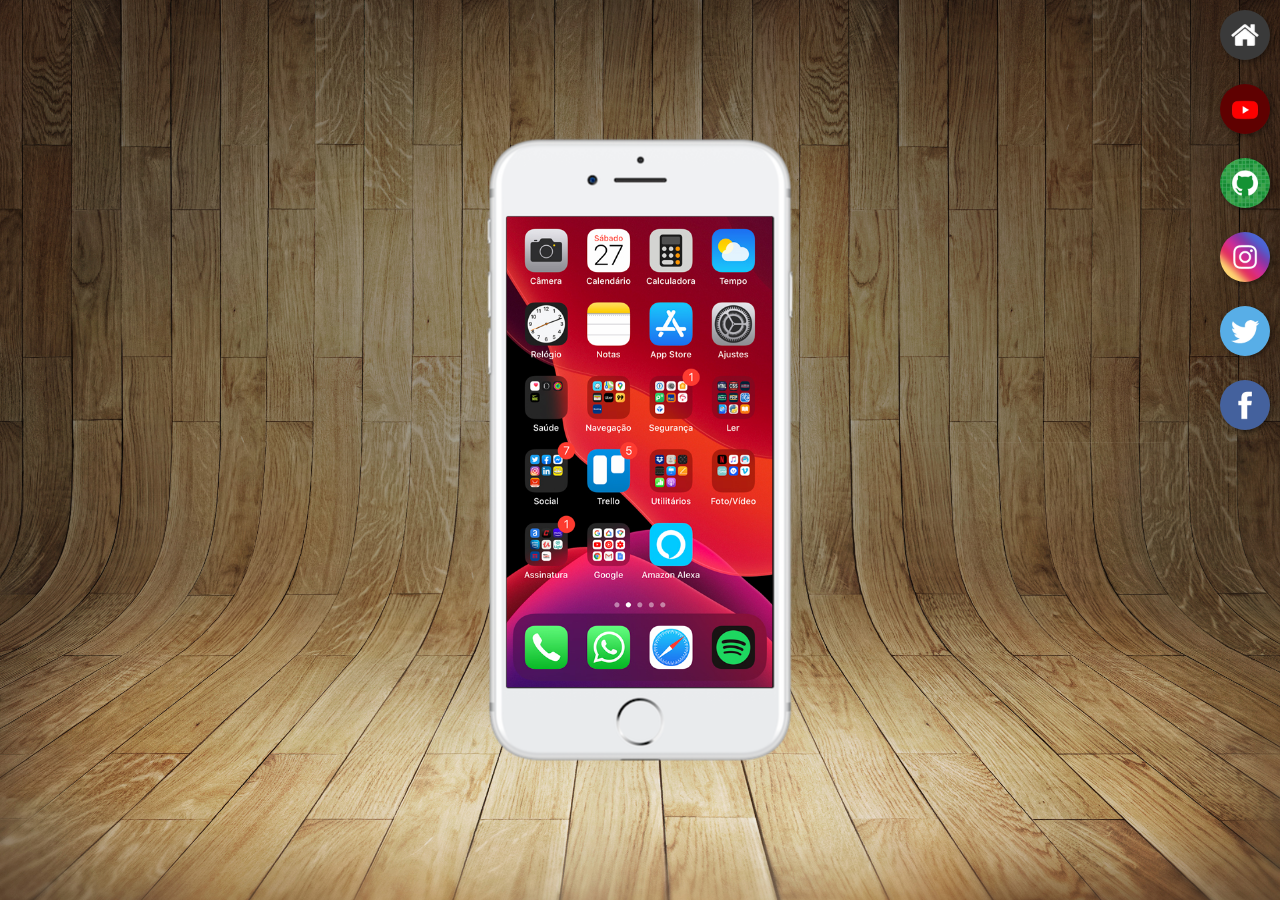
<file: index.html>
<!DOCTYPE html>
<html lang="pt-br">
<head>
    <meta charset="UTF-8">
    <meta http-equiv="X-UA-Compatible" content="IE=edge">
    <meta name="viewport" content="width=device-width, initial-scale=1.0">
    
    <link rel="shortcut icon" href="favicon.ico" type="image/x-icon">

    <title>Projeto Redes Sociais</title>

    <link rel="stylesheet" href="estilos/style.css">
</head>
<body>
    <main>
        <section id="telefone">
            <iframe src="home.html" name="tela" id="tela" frameborder="0">
                Seu navegador não é compativel com a tec
            </iframe>
        </section>
            
        <section id="redes-sociais">
            <a href="home.html" target="tela"><img src="imagens/logo-home.jpg" alt="Home"></a><br>
            <a href="youtube.html" target="tela"><img src="imagens/logo-youtube.jpg" alt="YouTube"></a><br>
            <a href="github.html" target="tela"><img src="imagens/logo-github.jpg" alt="GitHub"></a><br>
            <a href="instagram.html" target="tela"><img src="imagens/logo-instagram.jpg" alt="Instagram"></a><br>
            <a href="twitter.html" target="tela"><img src="imagens/logo-twitter.jpg" alt="Twitter"></a><br>
            <a href="facebook.html" target="tela"><img src="imagens/logo-facebook.jpg" alt="Facebook"></a>
        </section>
    </main>
</body>
</html>
</file>
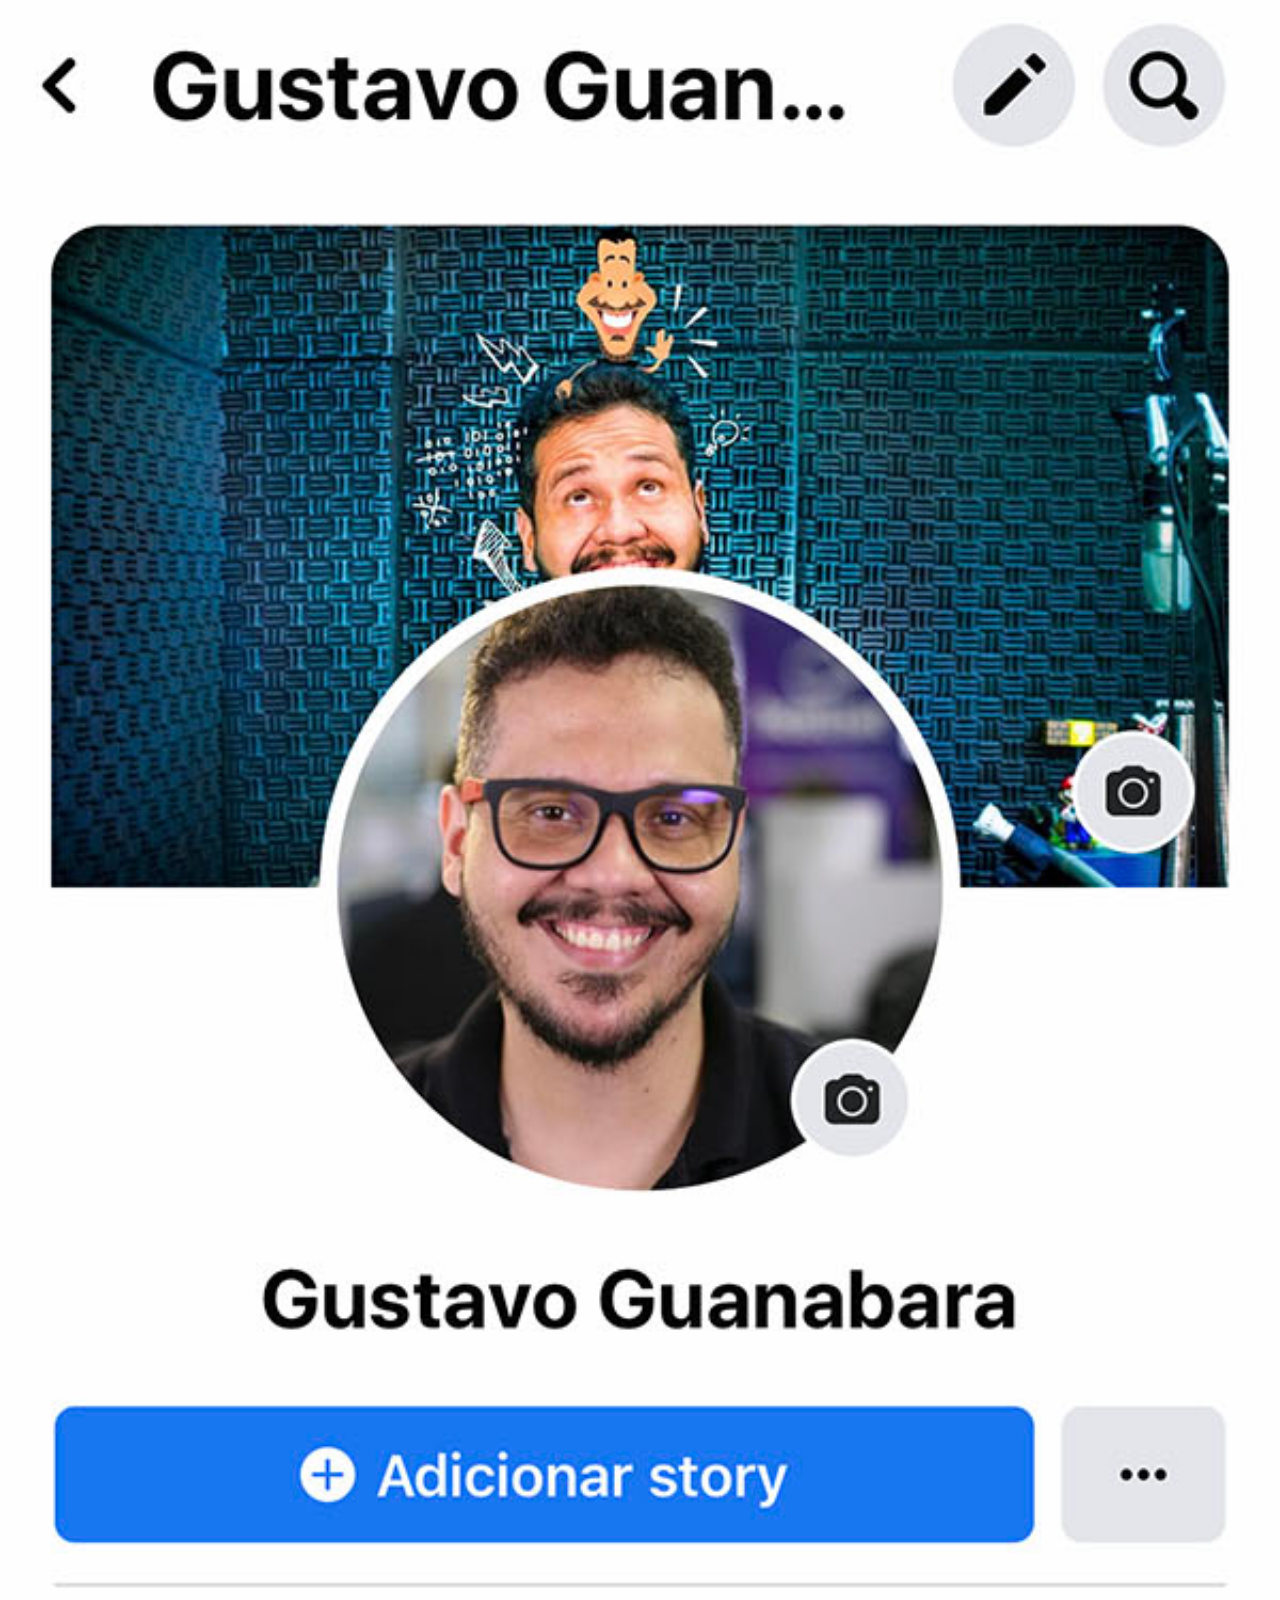
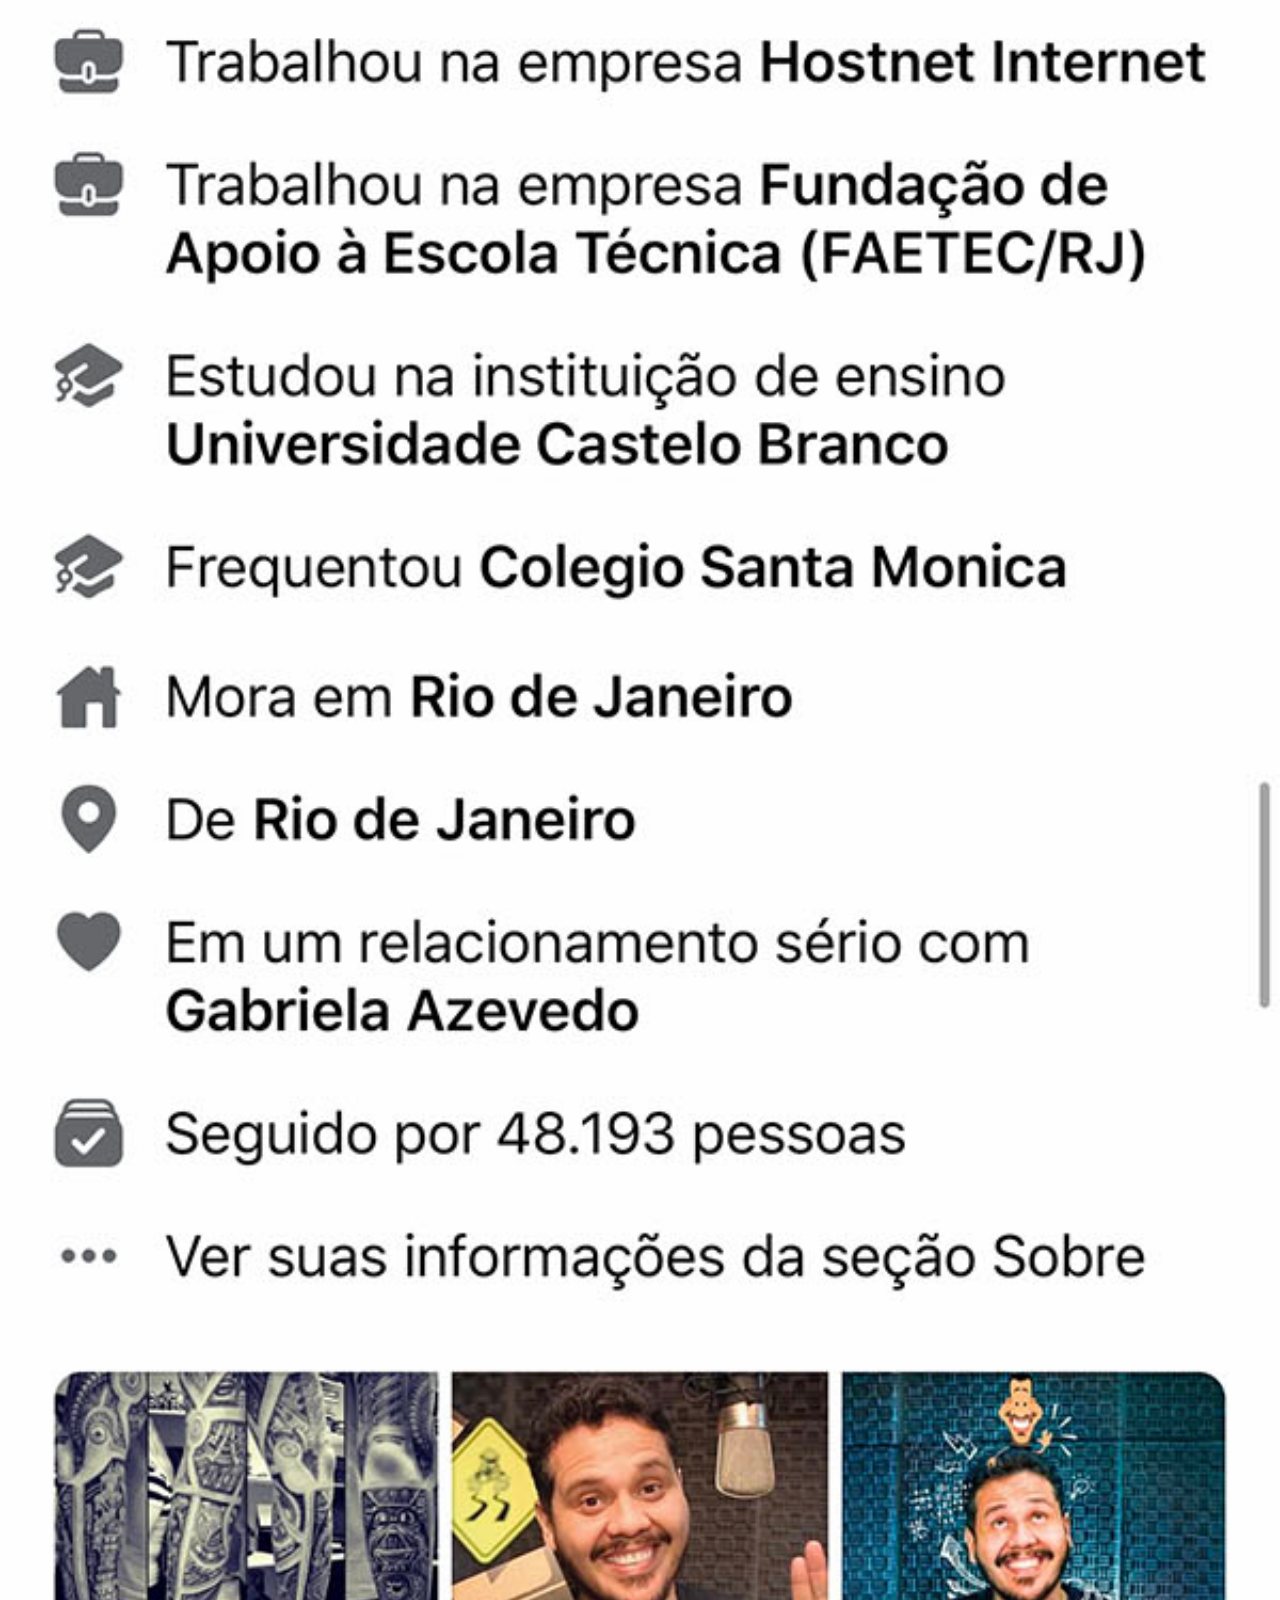
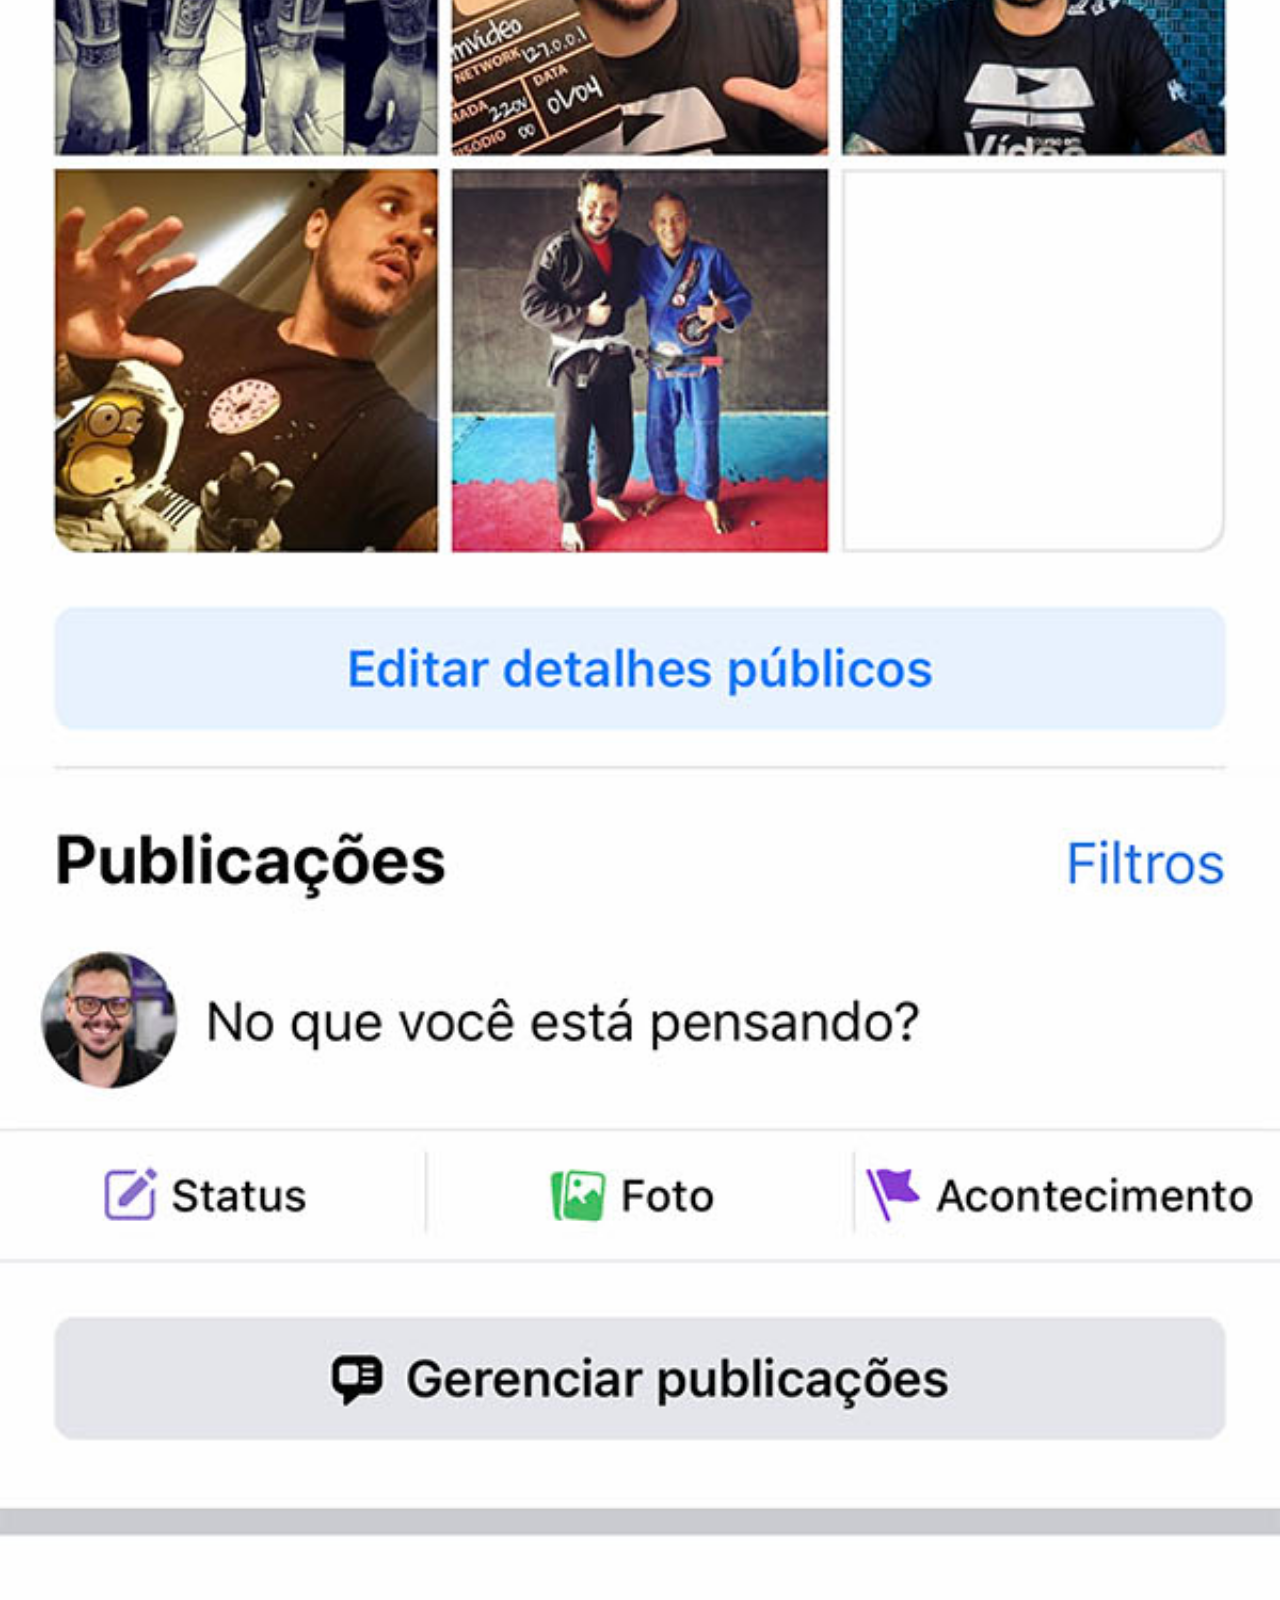
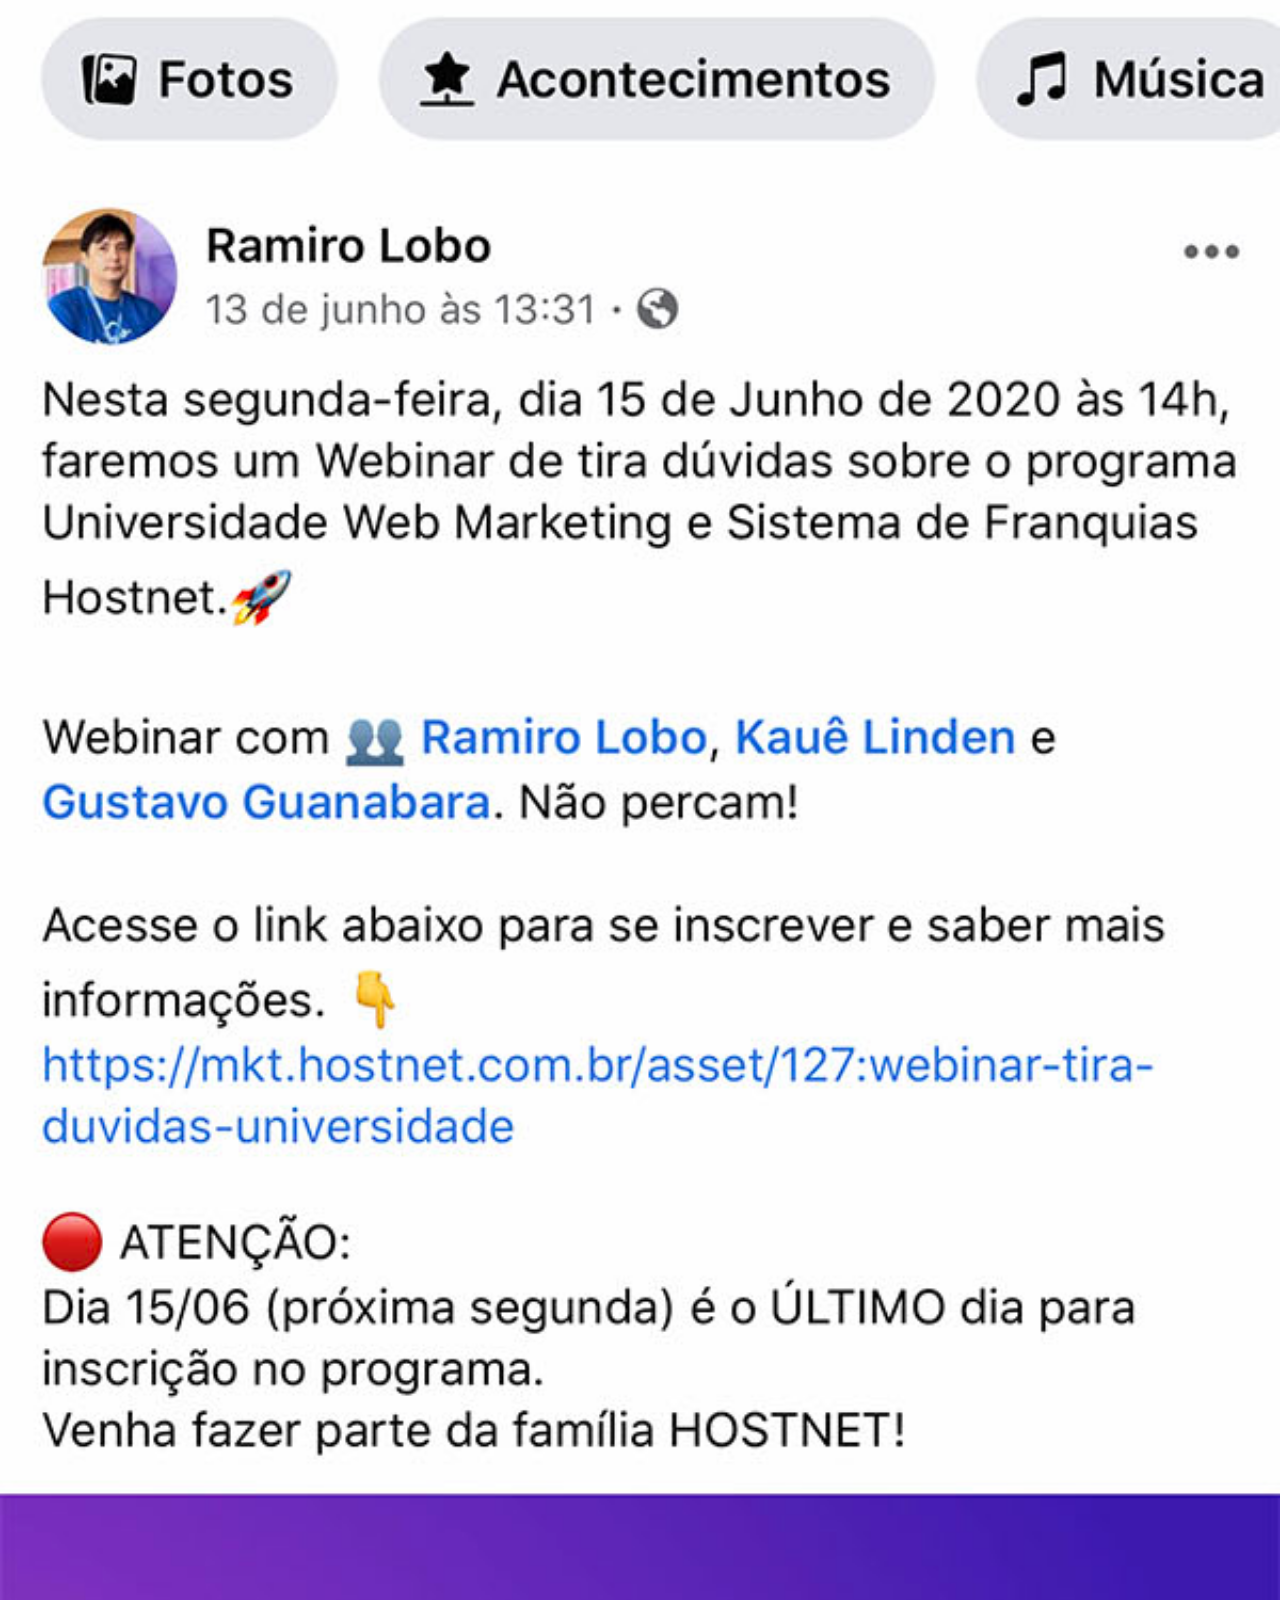
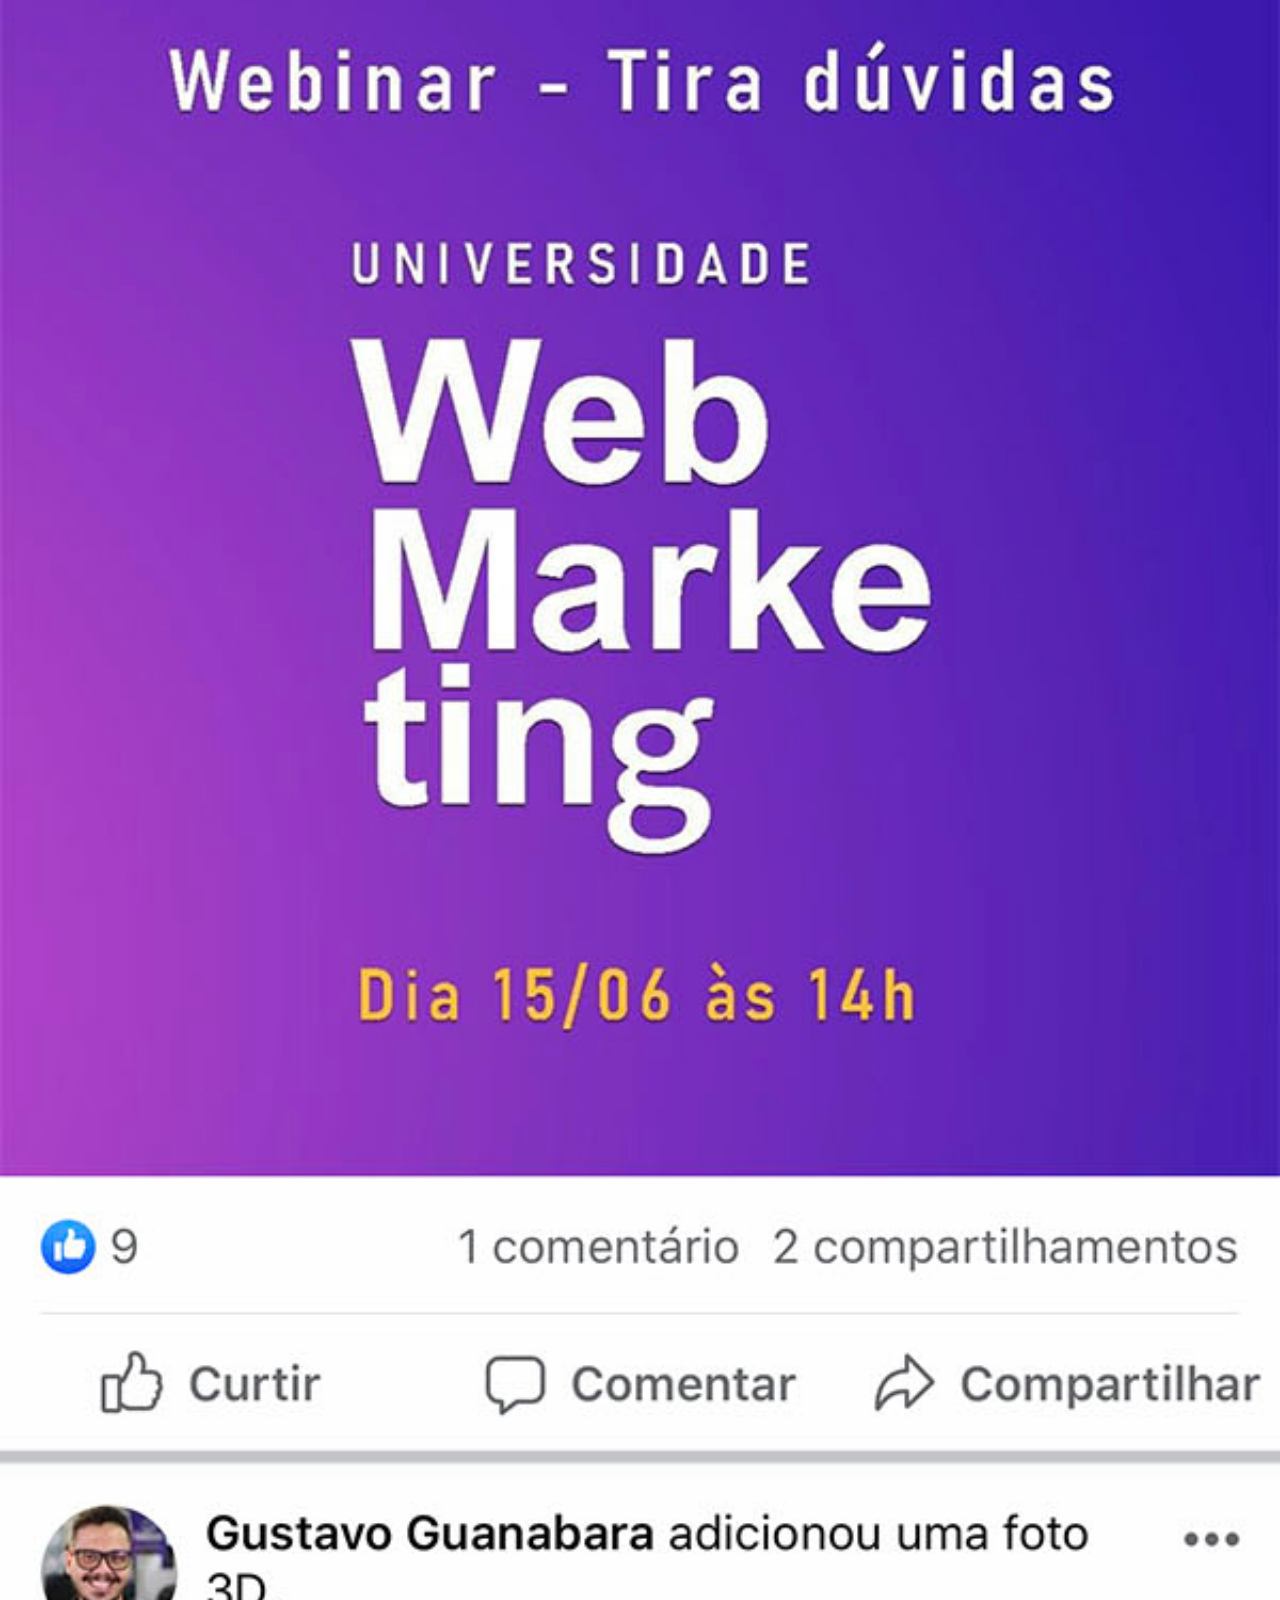
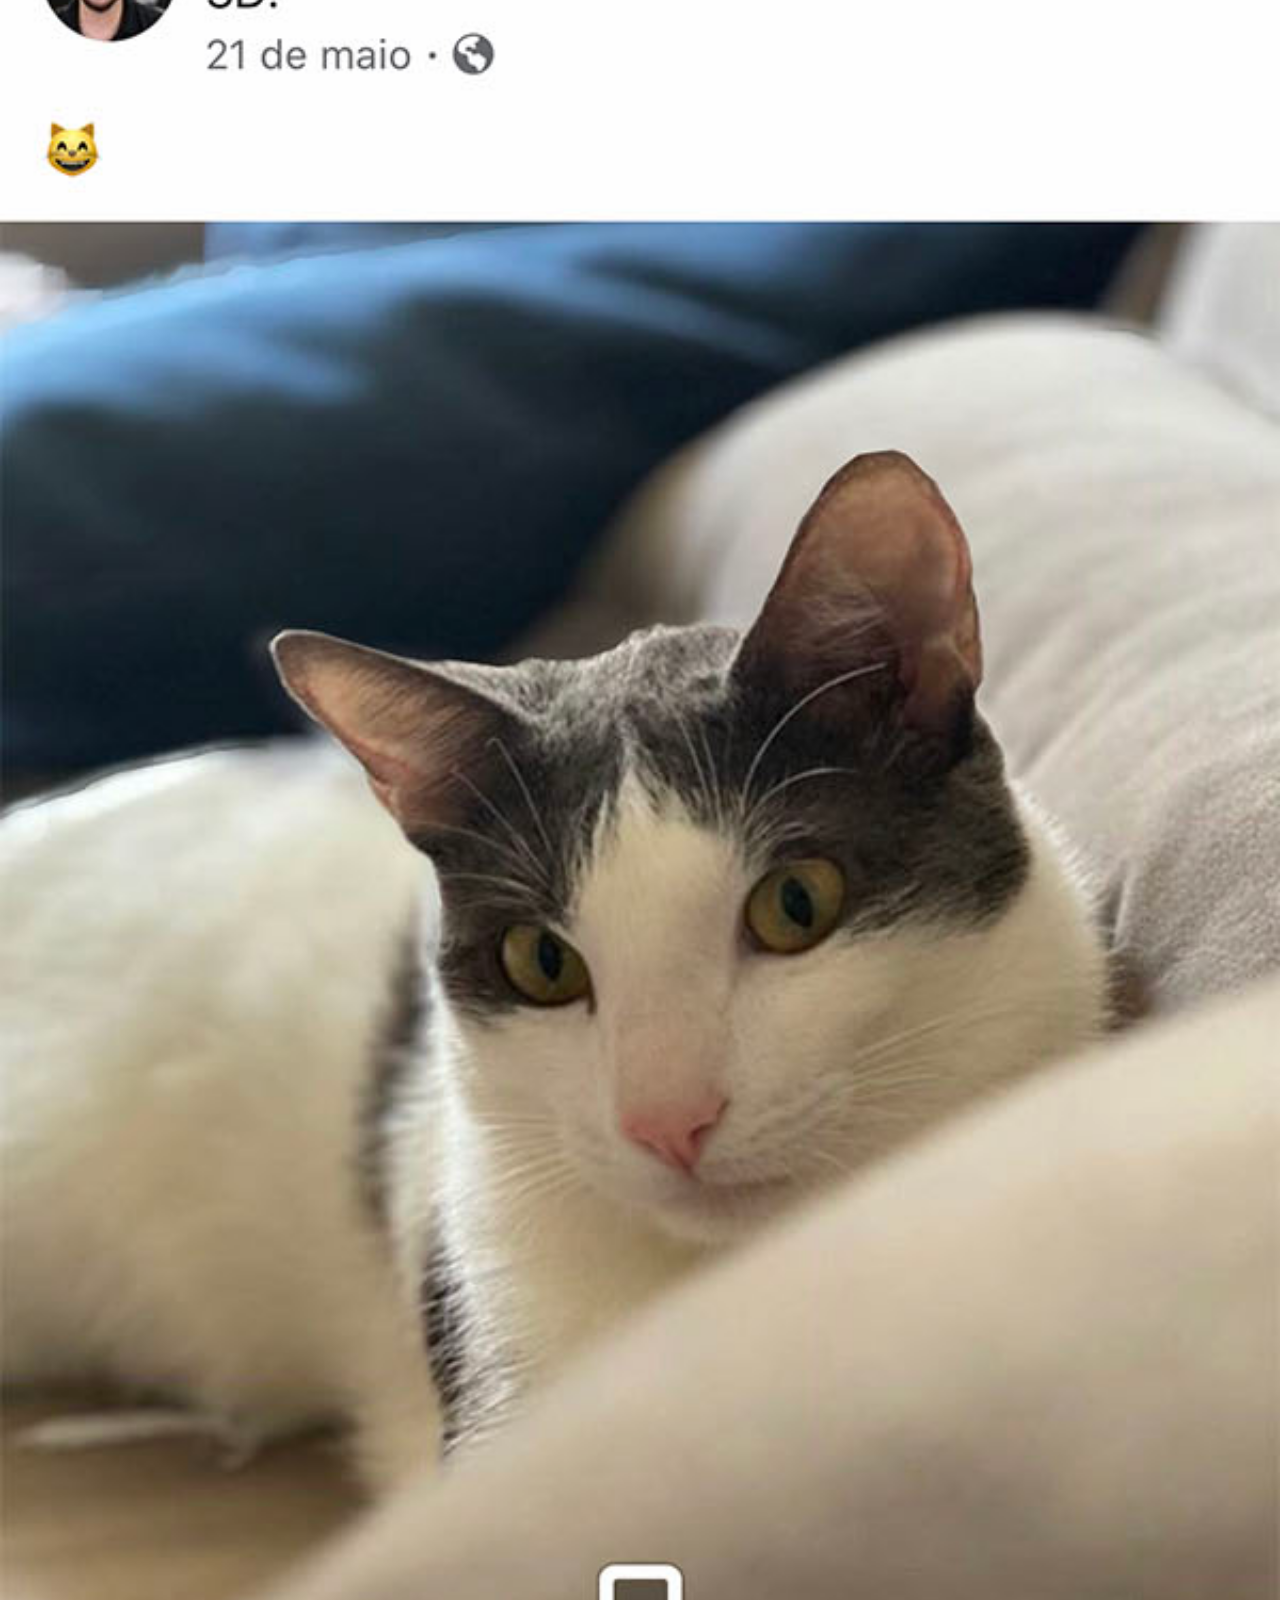
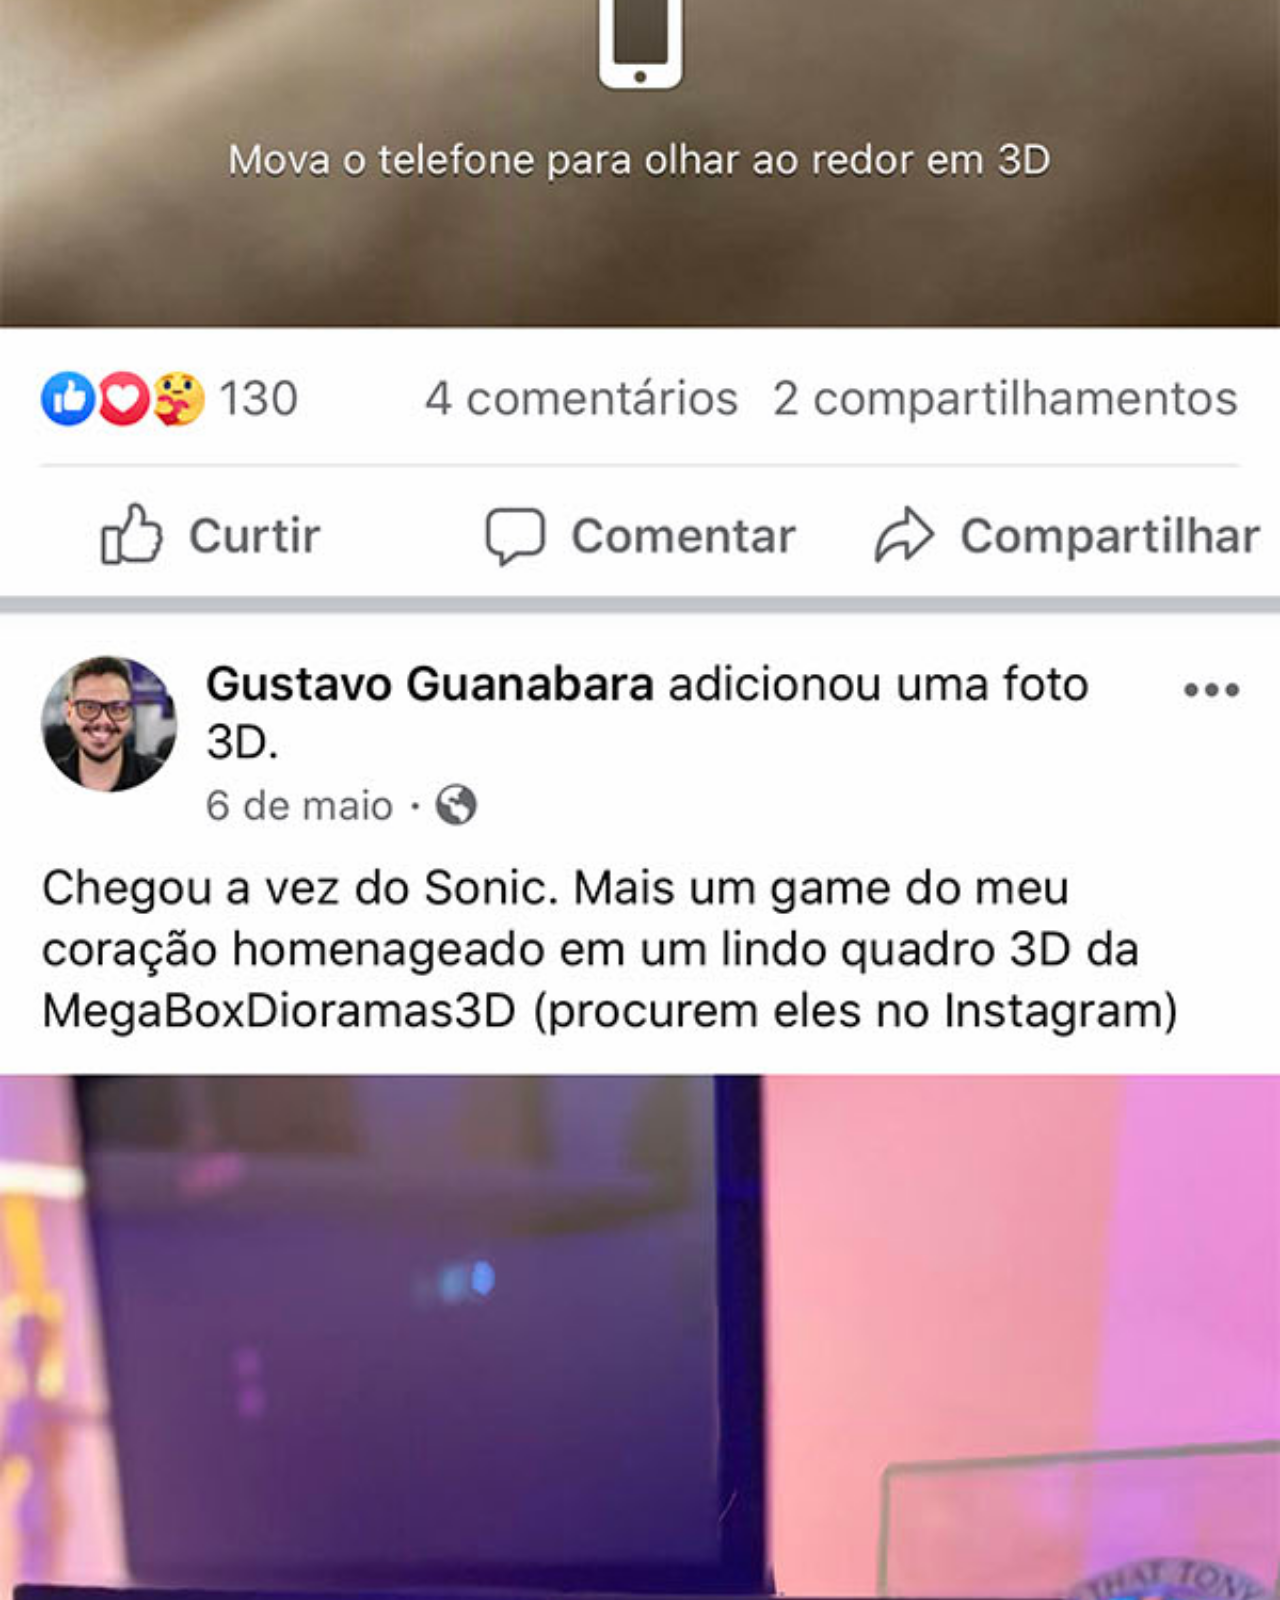
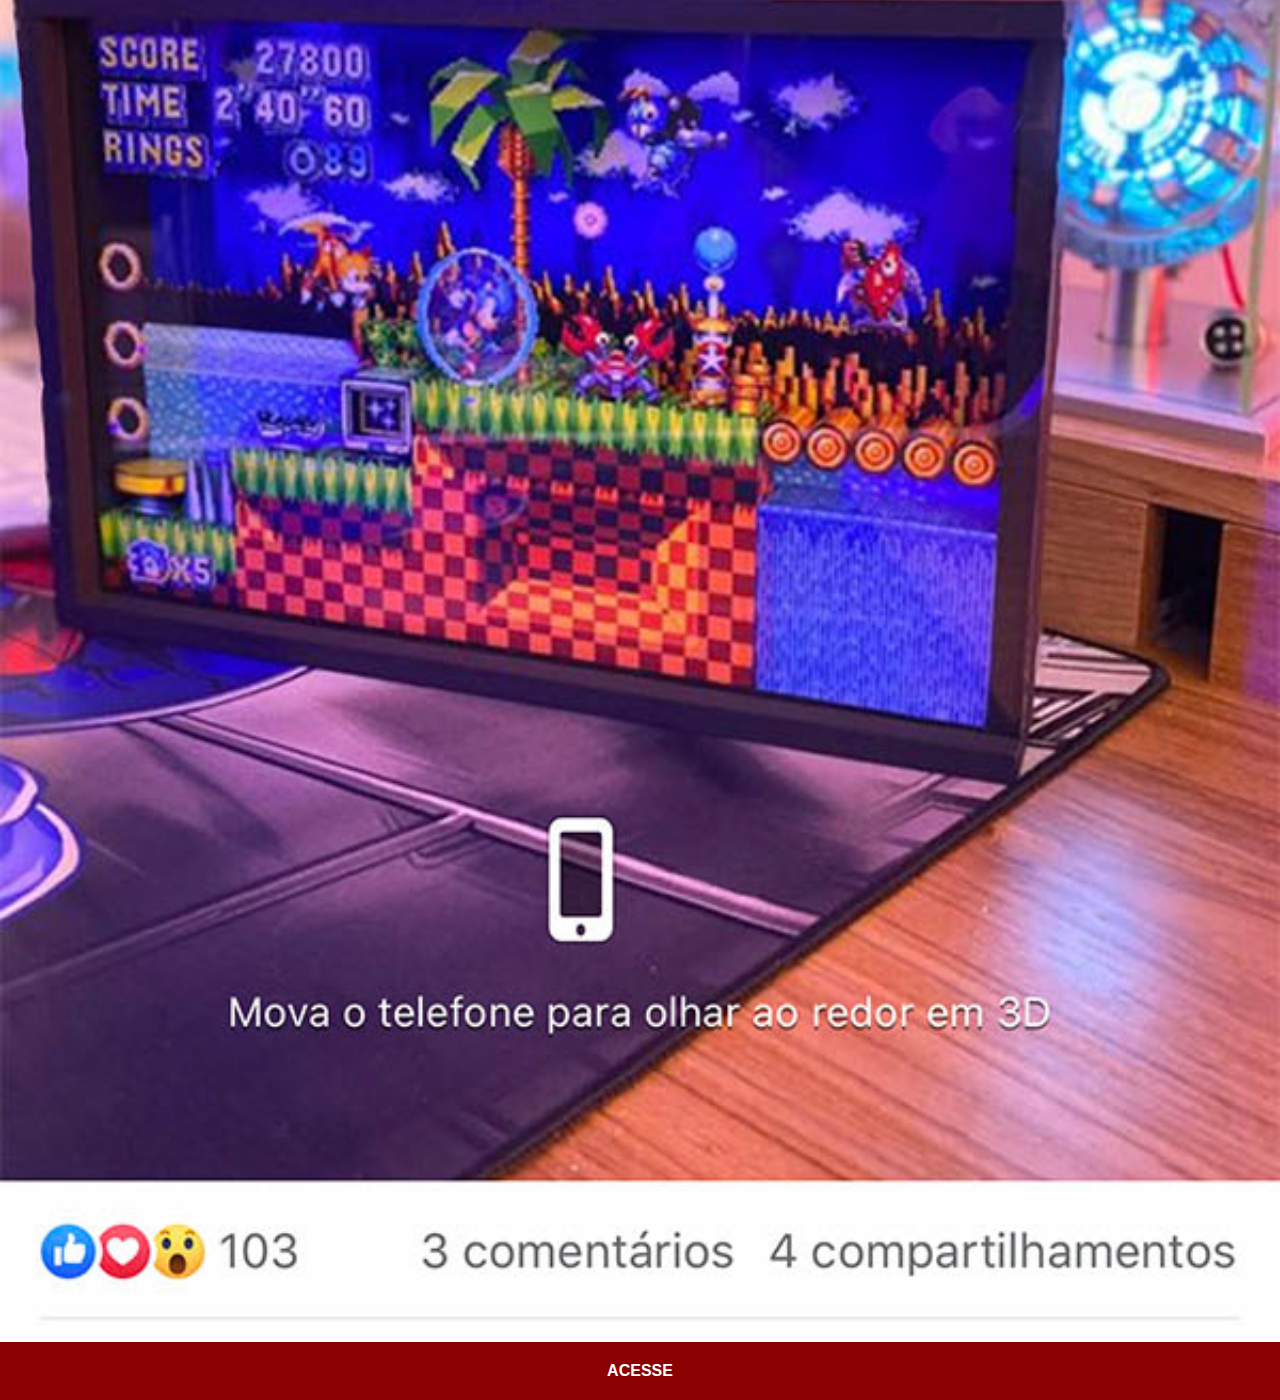
<file: facebook.html>
<!DOCTYPE html>
<html lang="pt-br">
<head>
    <meta charset="UTF-8">
    <meta http-equiv="X-UA-Compatible" content="IE=edge">
    <meta name="viewport" content="width=device-width, initial-scale=1.0">
    <title>Facebook</title>
    <link rel="stylesheet" href="estilos/social.css">
</head>
<body>
    <img src="imagens/tela-facebook.jpg" alt="tela Facebook">
    <a href="https://www.facebook.com/sergiodcdn/" target="_blank">ACESSE</a>
</body>
</html>
</file>
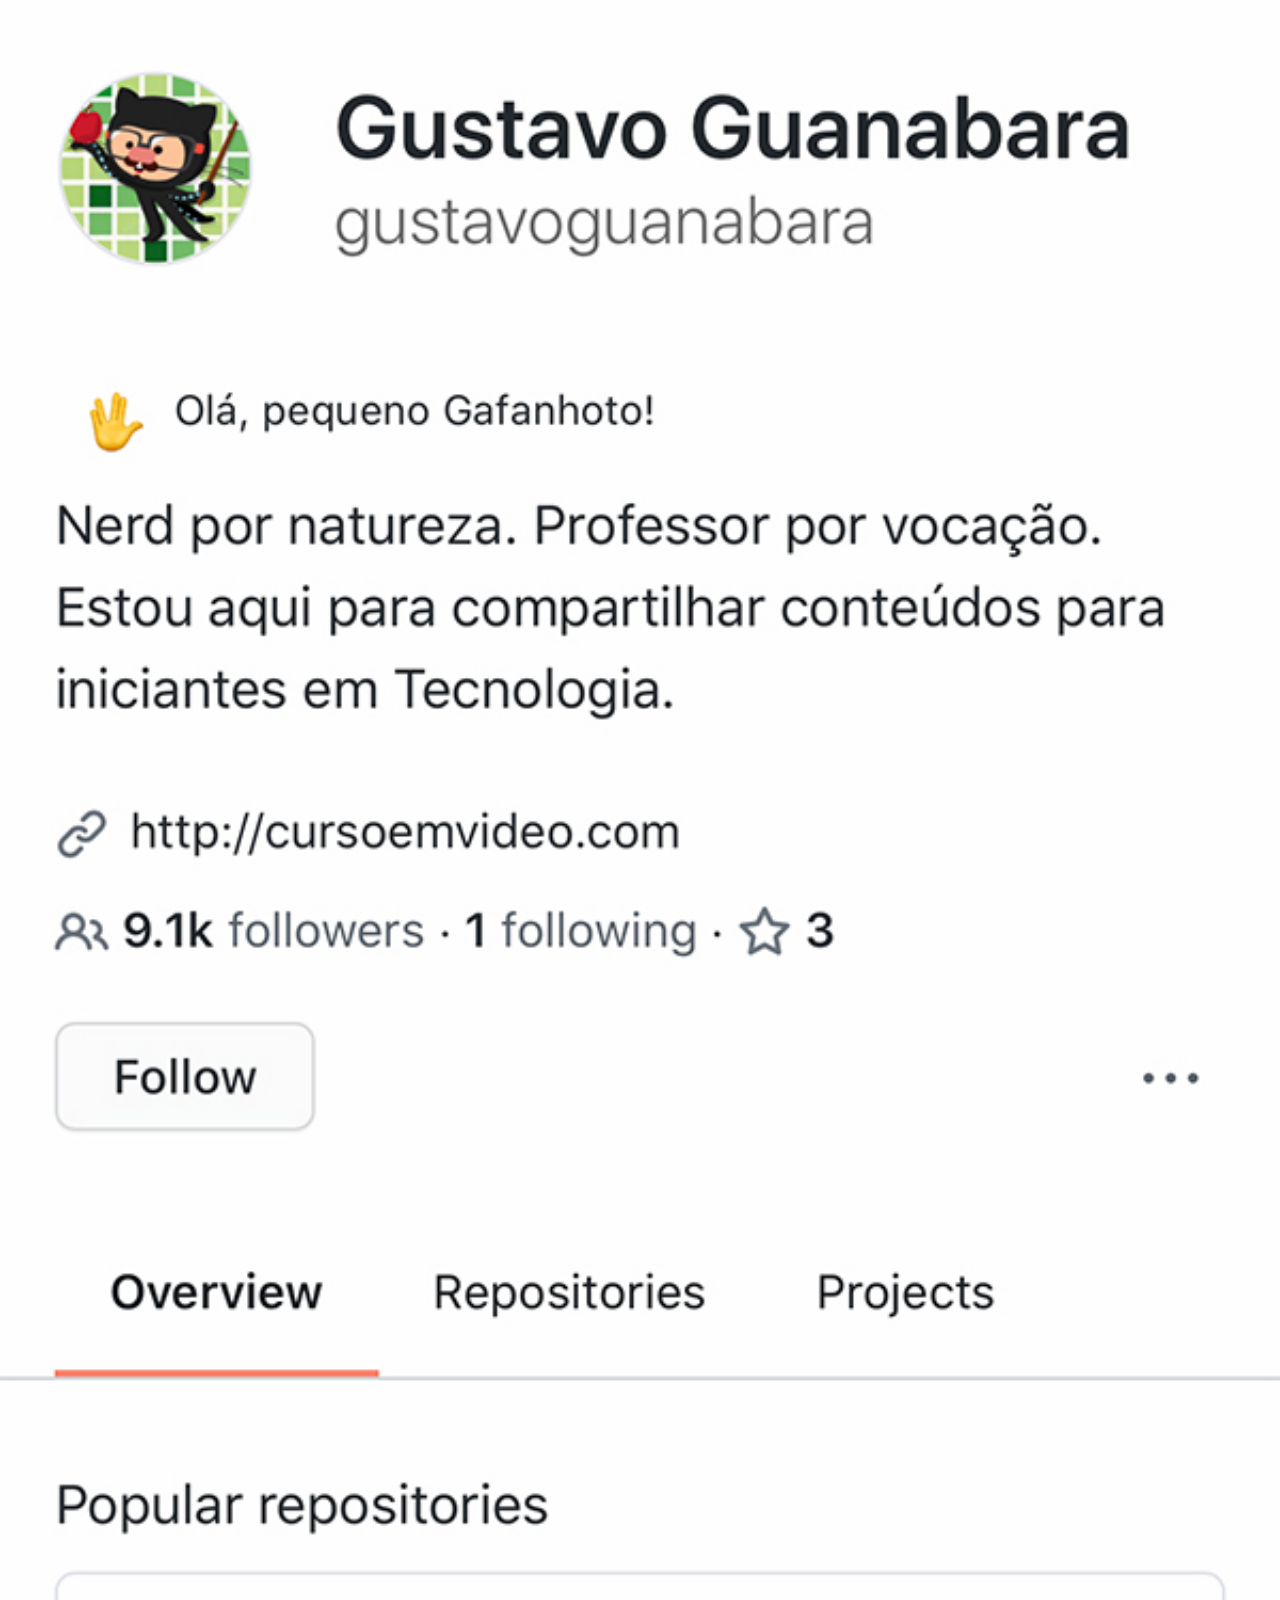
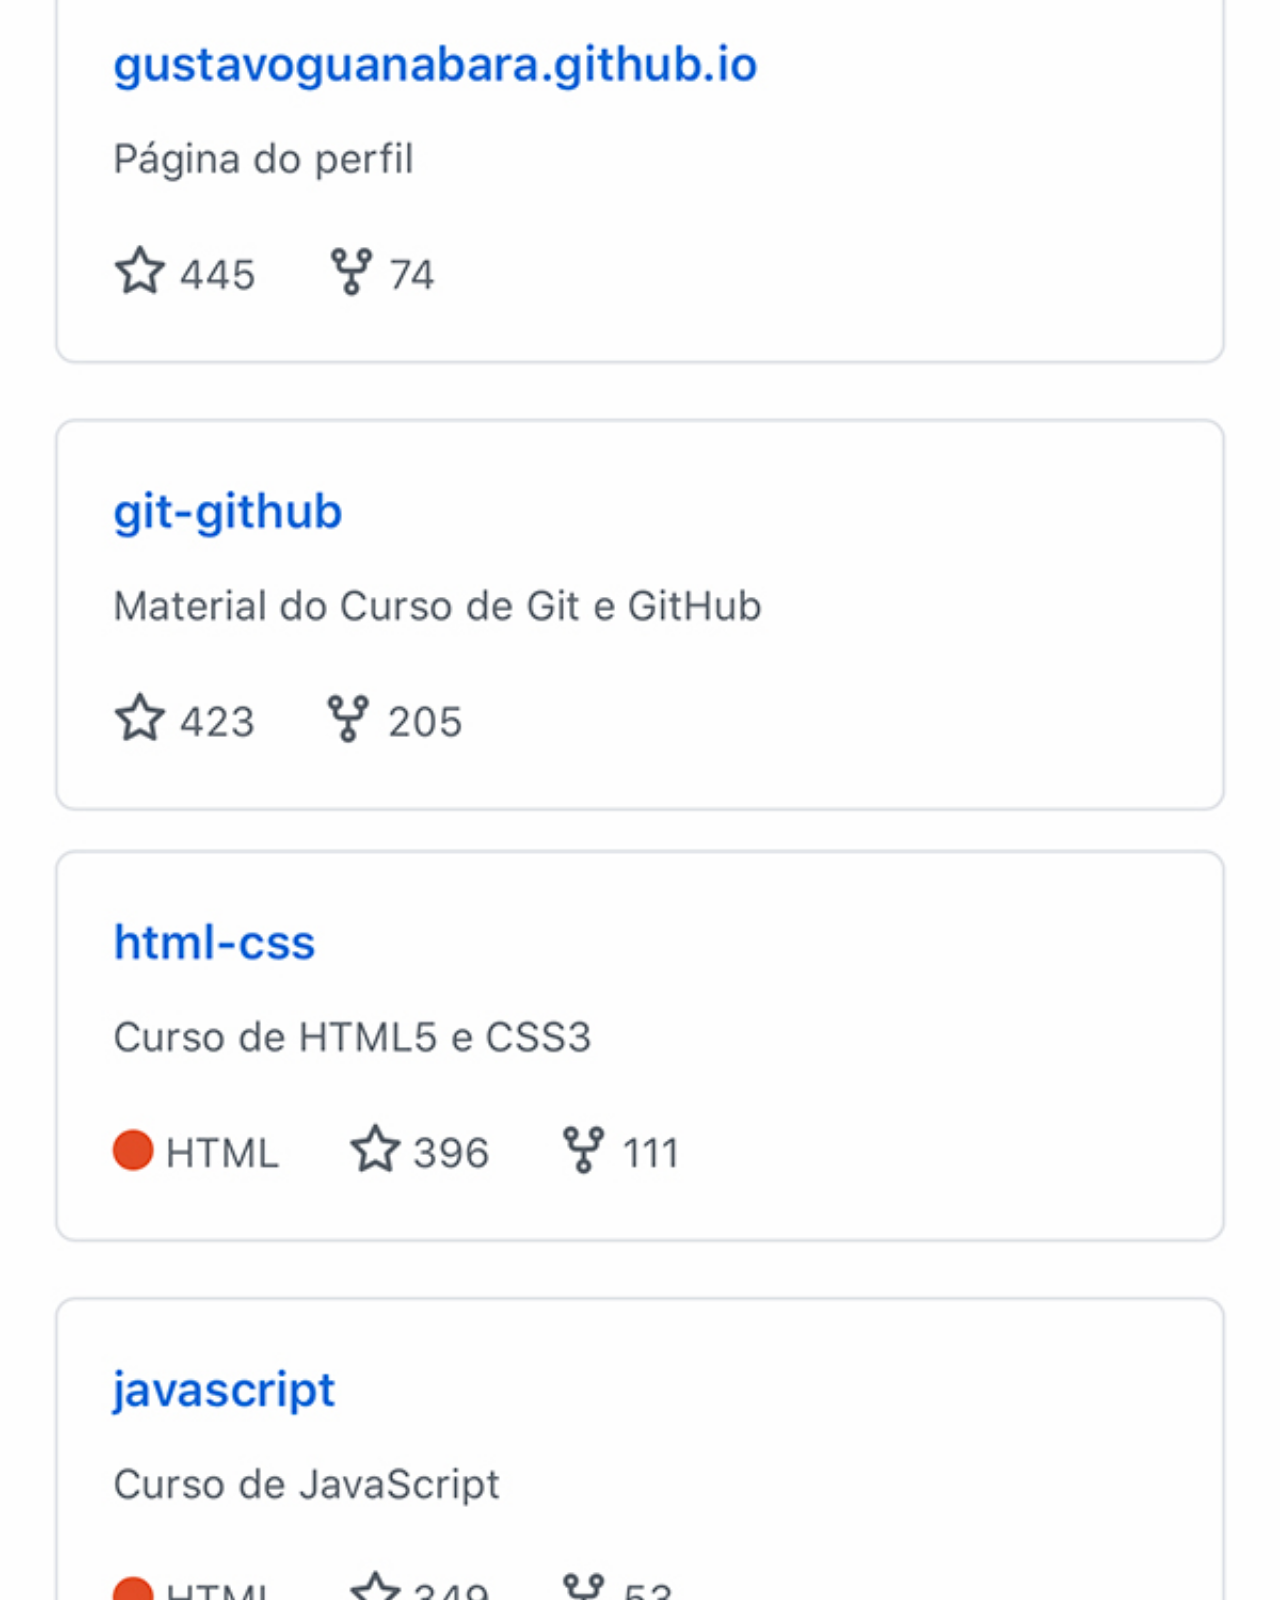
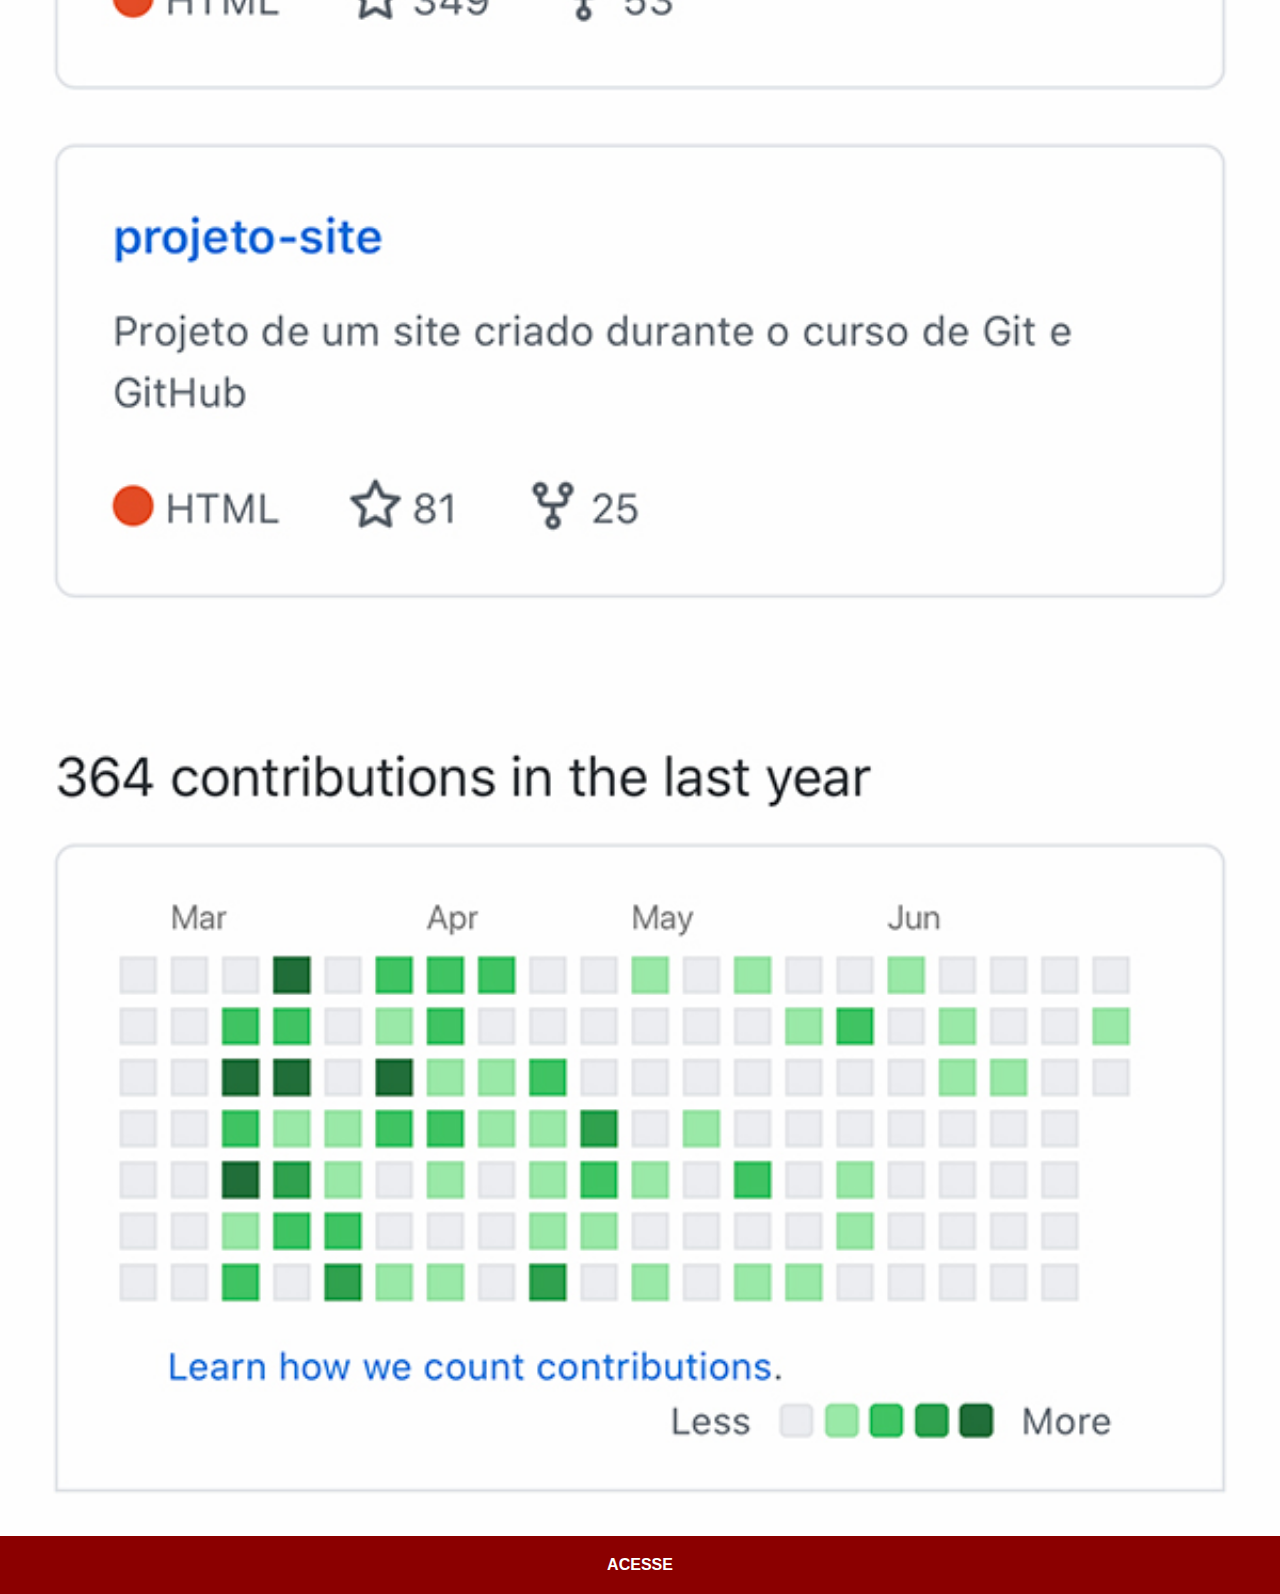
<file: github.html>
<!DOCTYPE html>
<html lang="pt-br">
<head>
    <meta charset="UTF-8">
    <meta http-equiv="X-UA-Compatible" content="IE=edge">
    <meta name="viewport" content="width=device-width, initial-scale=1.0">
    <title>GitHub</title>
    <link rel="stylesheet" href="estilos/social.css">
</head>
<body>
    <img src="imagens/tela-github.jpg" alt="tela GitHub">
    <a href="https://github.com/Sergiodcdn" target="_blank">ACESSE</a>
</body>
</html>
</file>
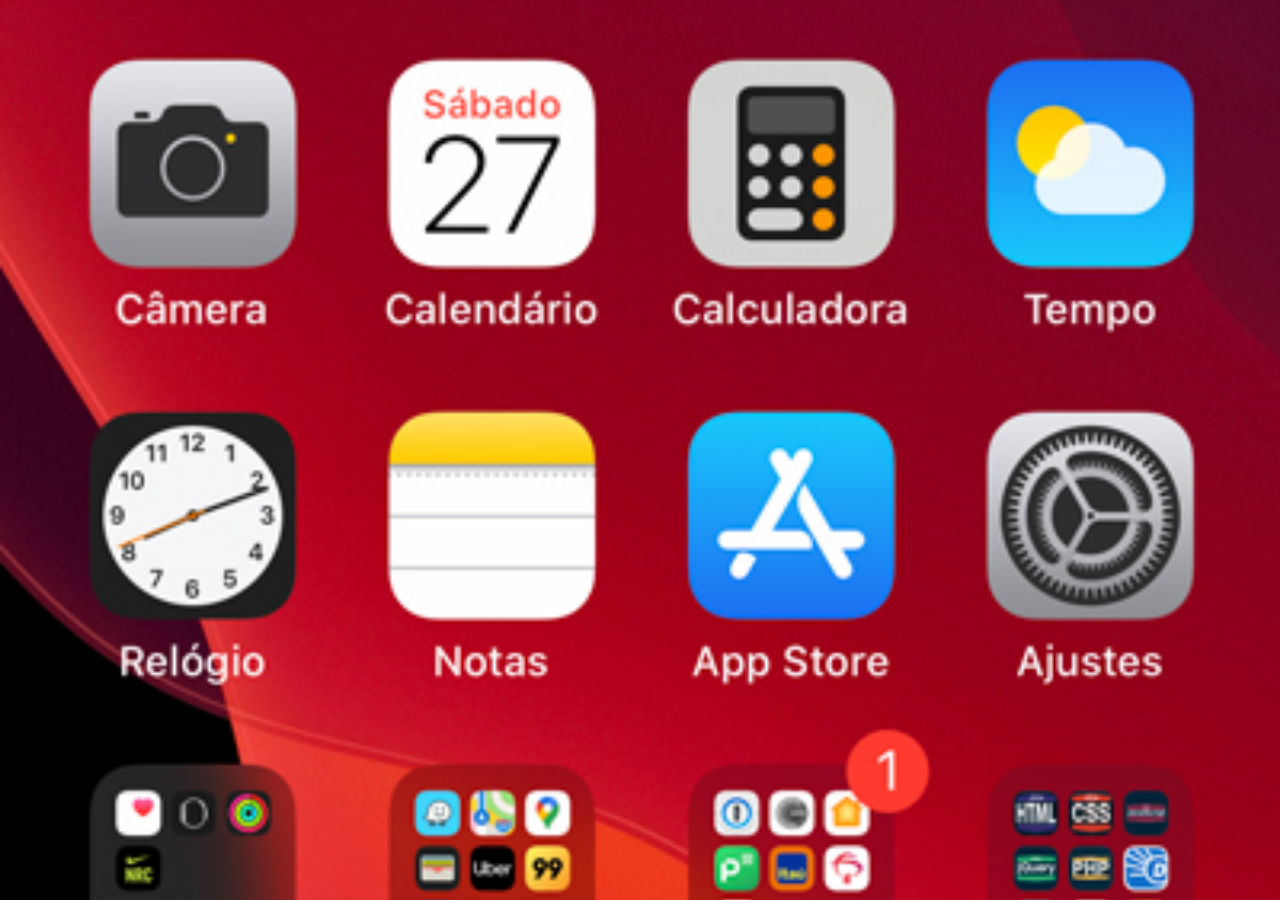
<file: home.html>
<!DOCTYPE html>
<html lang="pt-br">
<head>
    <meta charset="UTF-8">
    <meta http-equiv="X-UA-Compatible" content="IE=edge">
    <meta name="viewport" content="width=device-width, initial-scale=1.0">
    <title>Home</title>
</head>
<style>
    * {
        margin: 0px;
        padding: 0px;
    }

    body {
        width: 100vw;
        height: 100vh;
        background: black url('imagens/tela-home.jpg') no-repeat top center;
        background-size: cover;
        
    }
</style>
<body>
    
</body>
</html>

<!-- cover deixa encaixar uma tela certinho -->
</file>
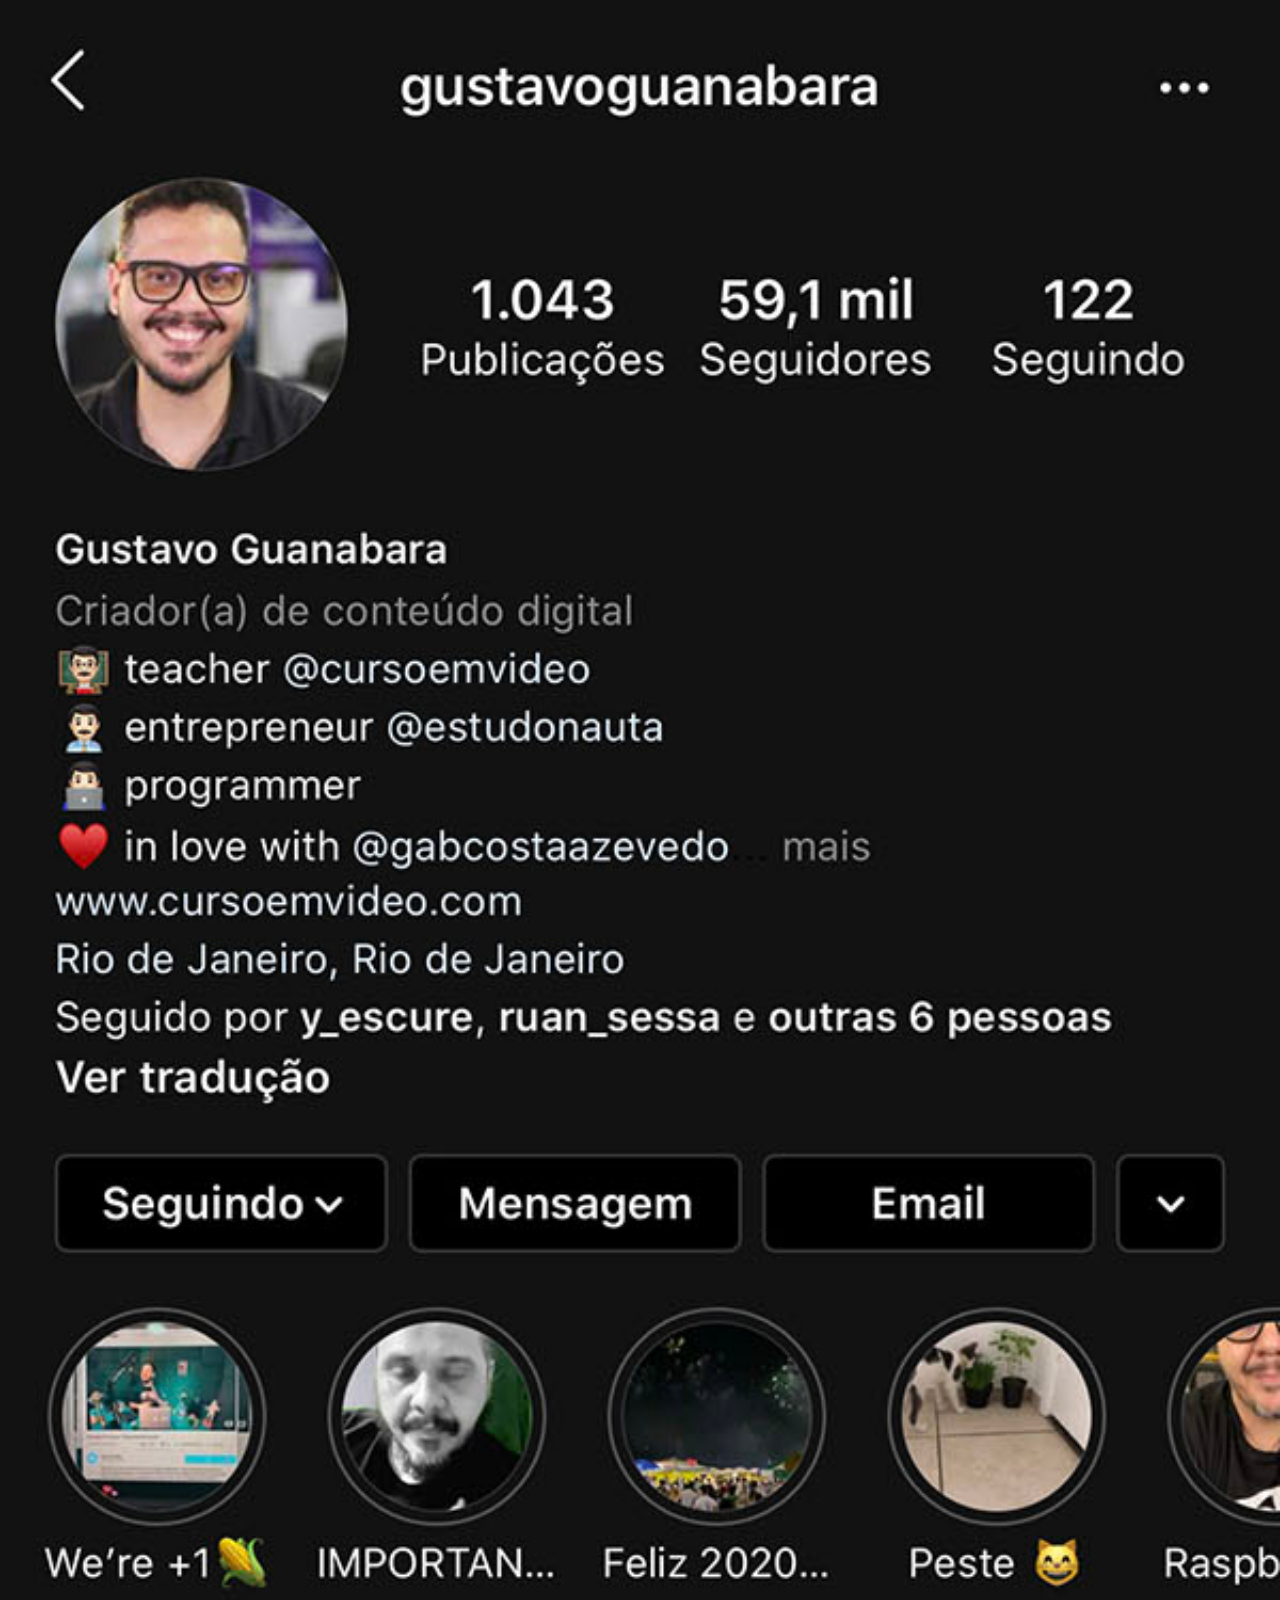
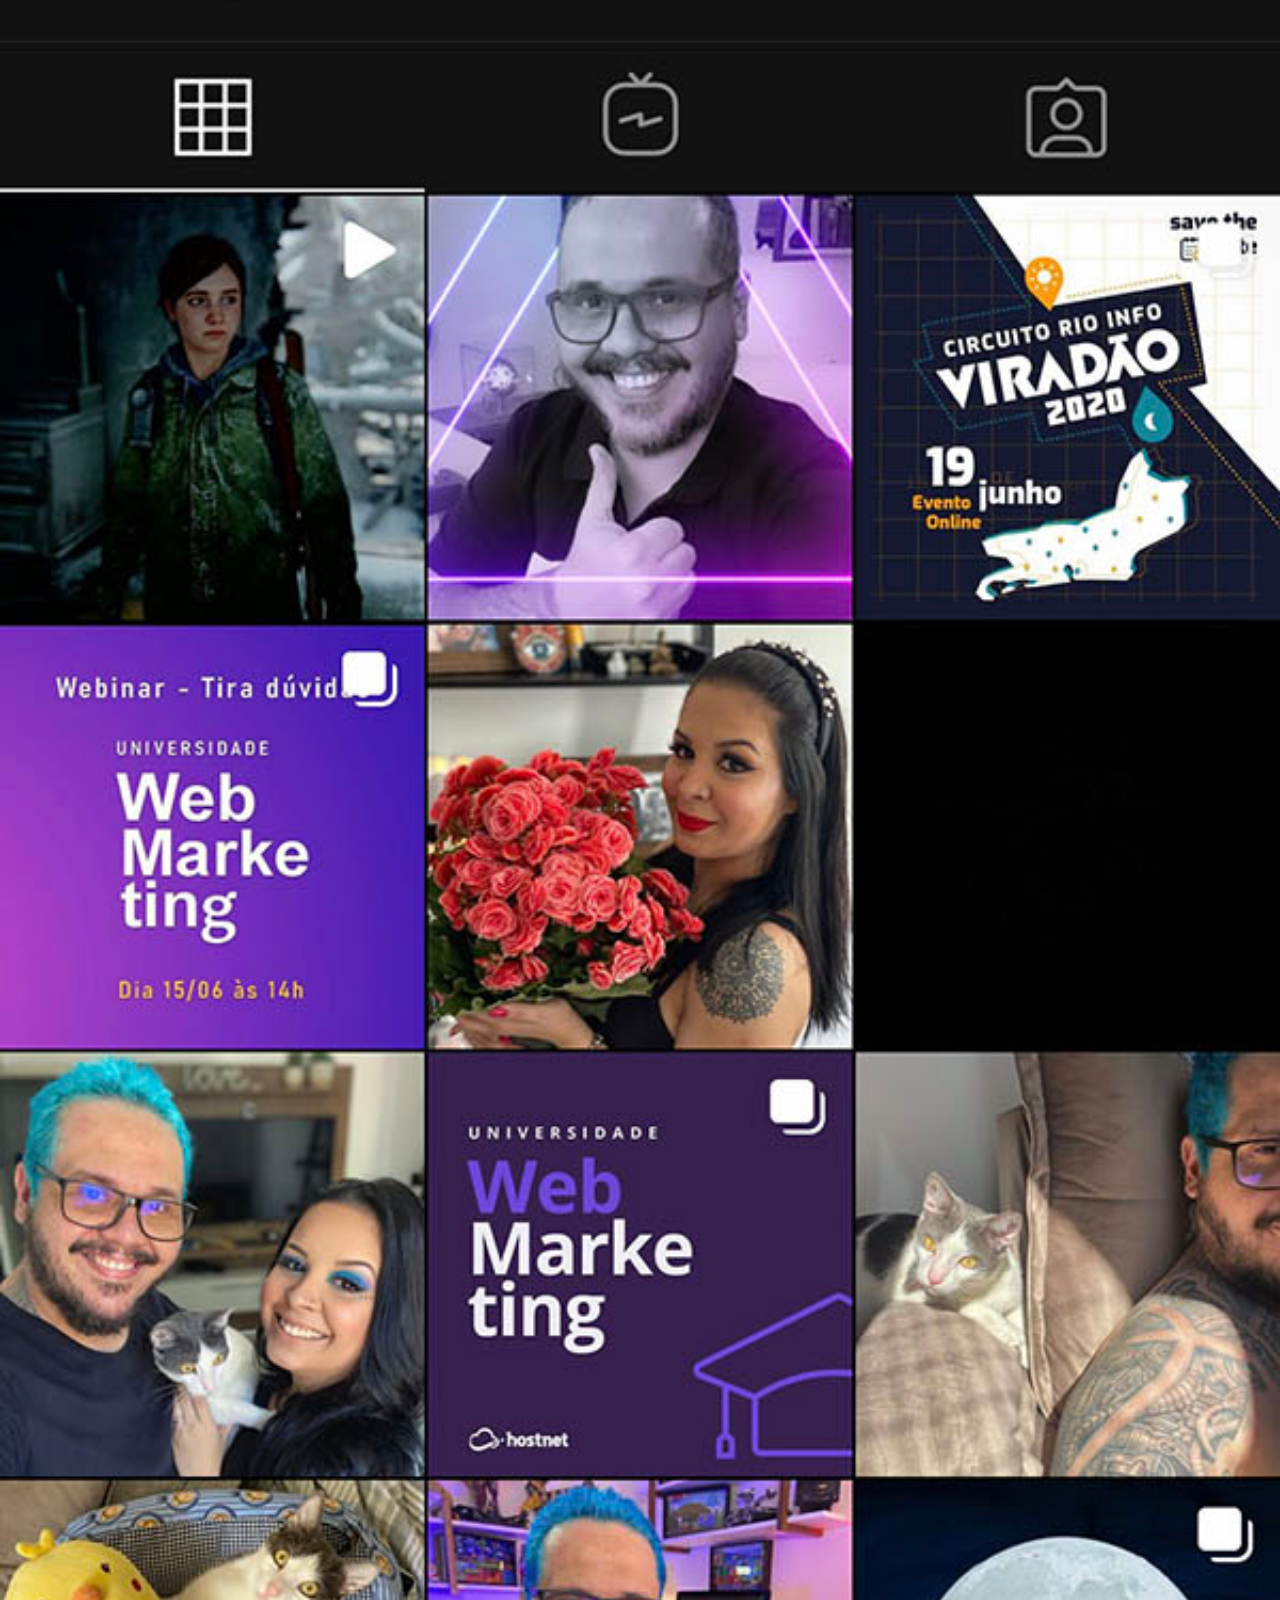
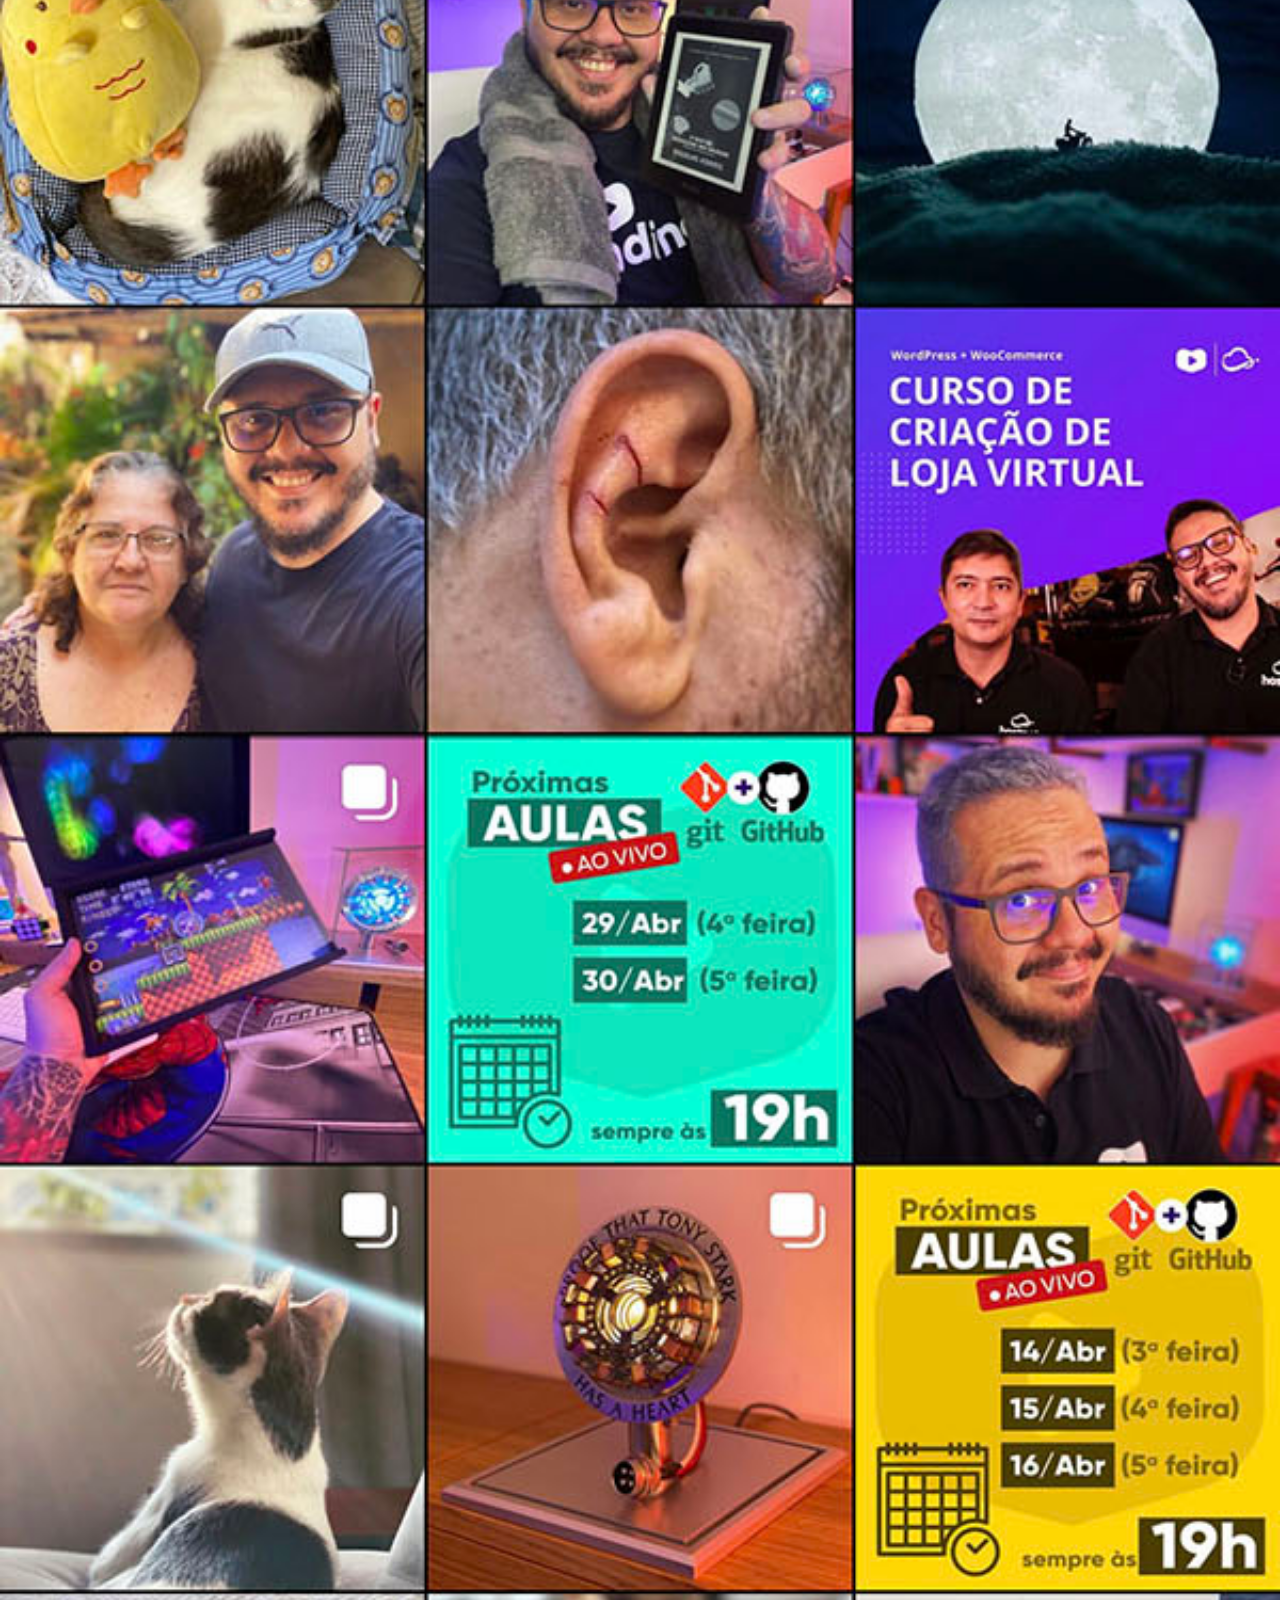
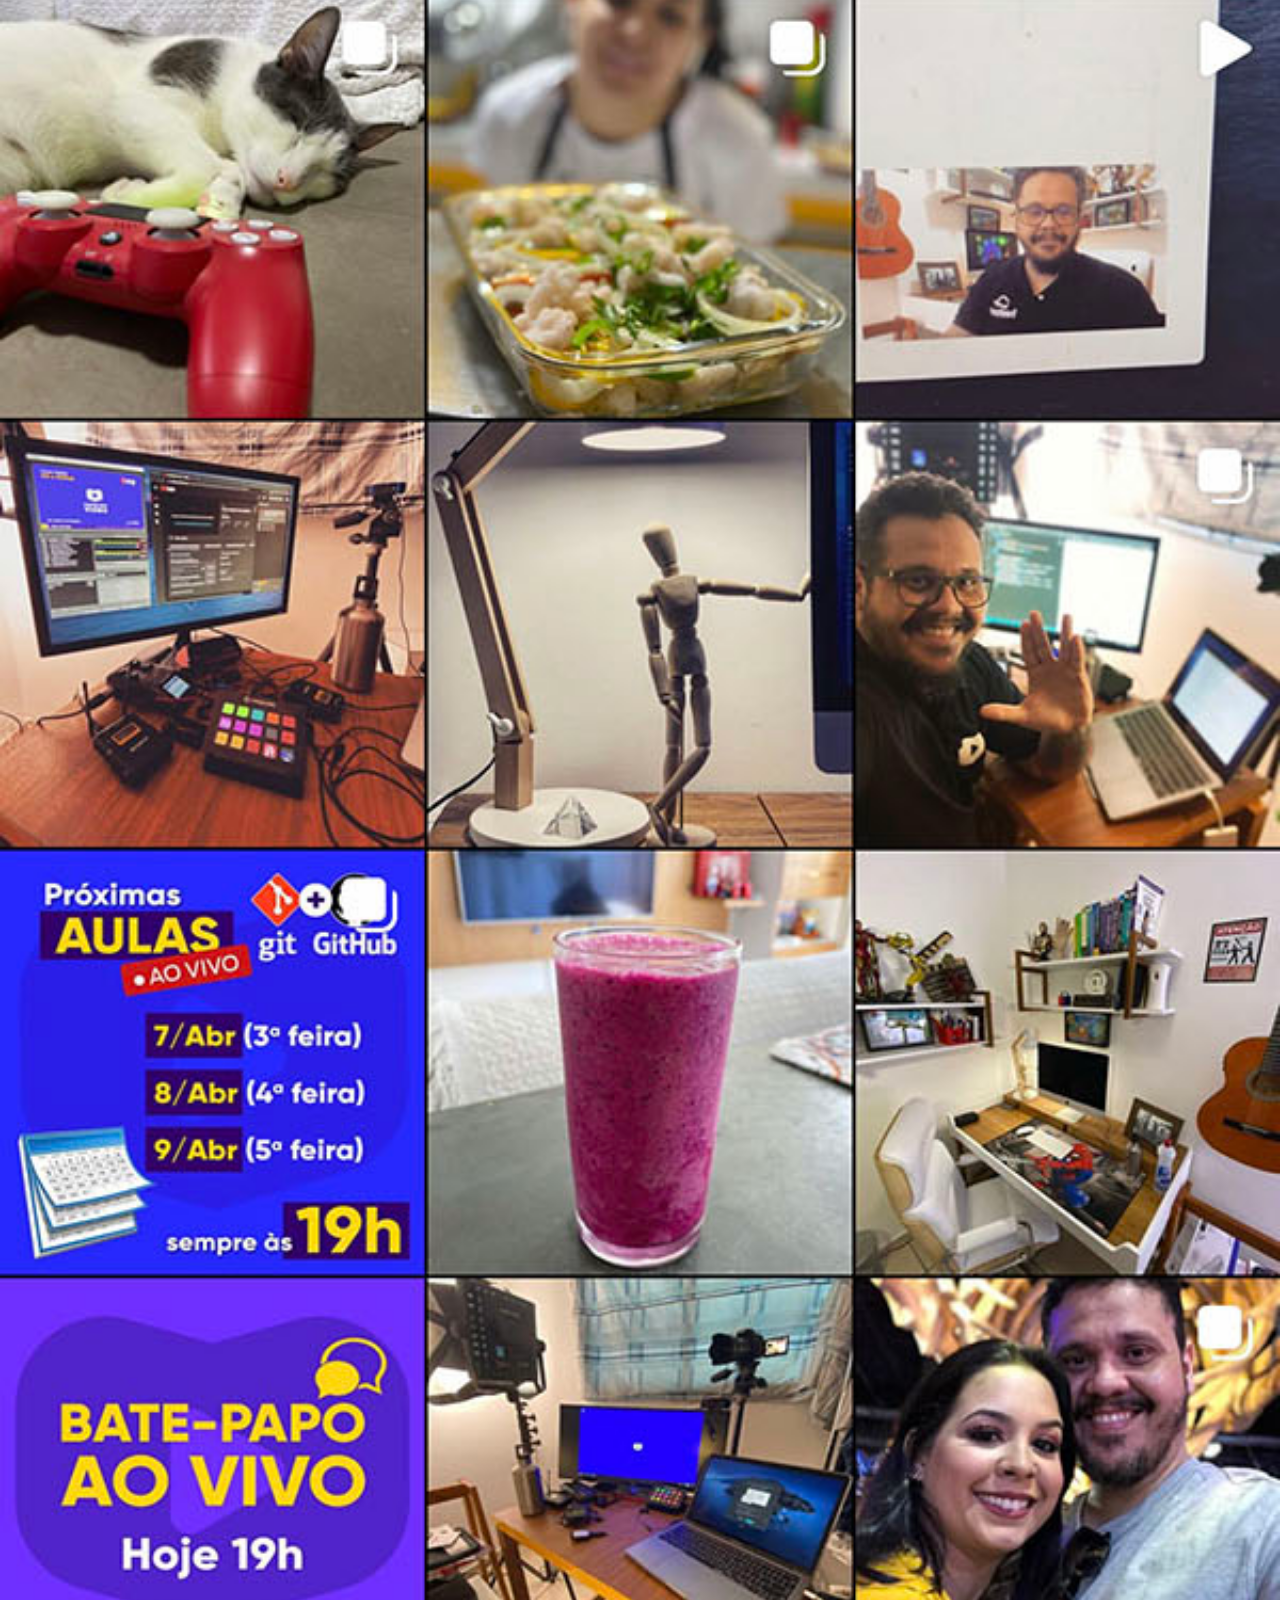
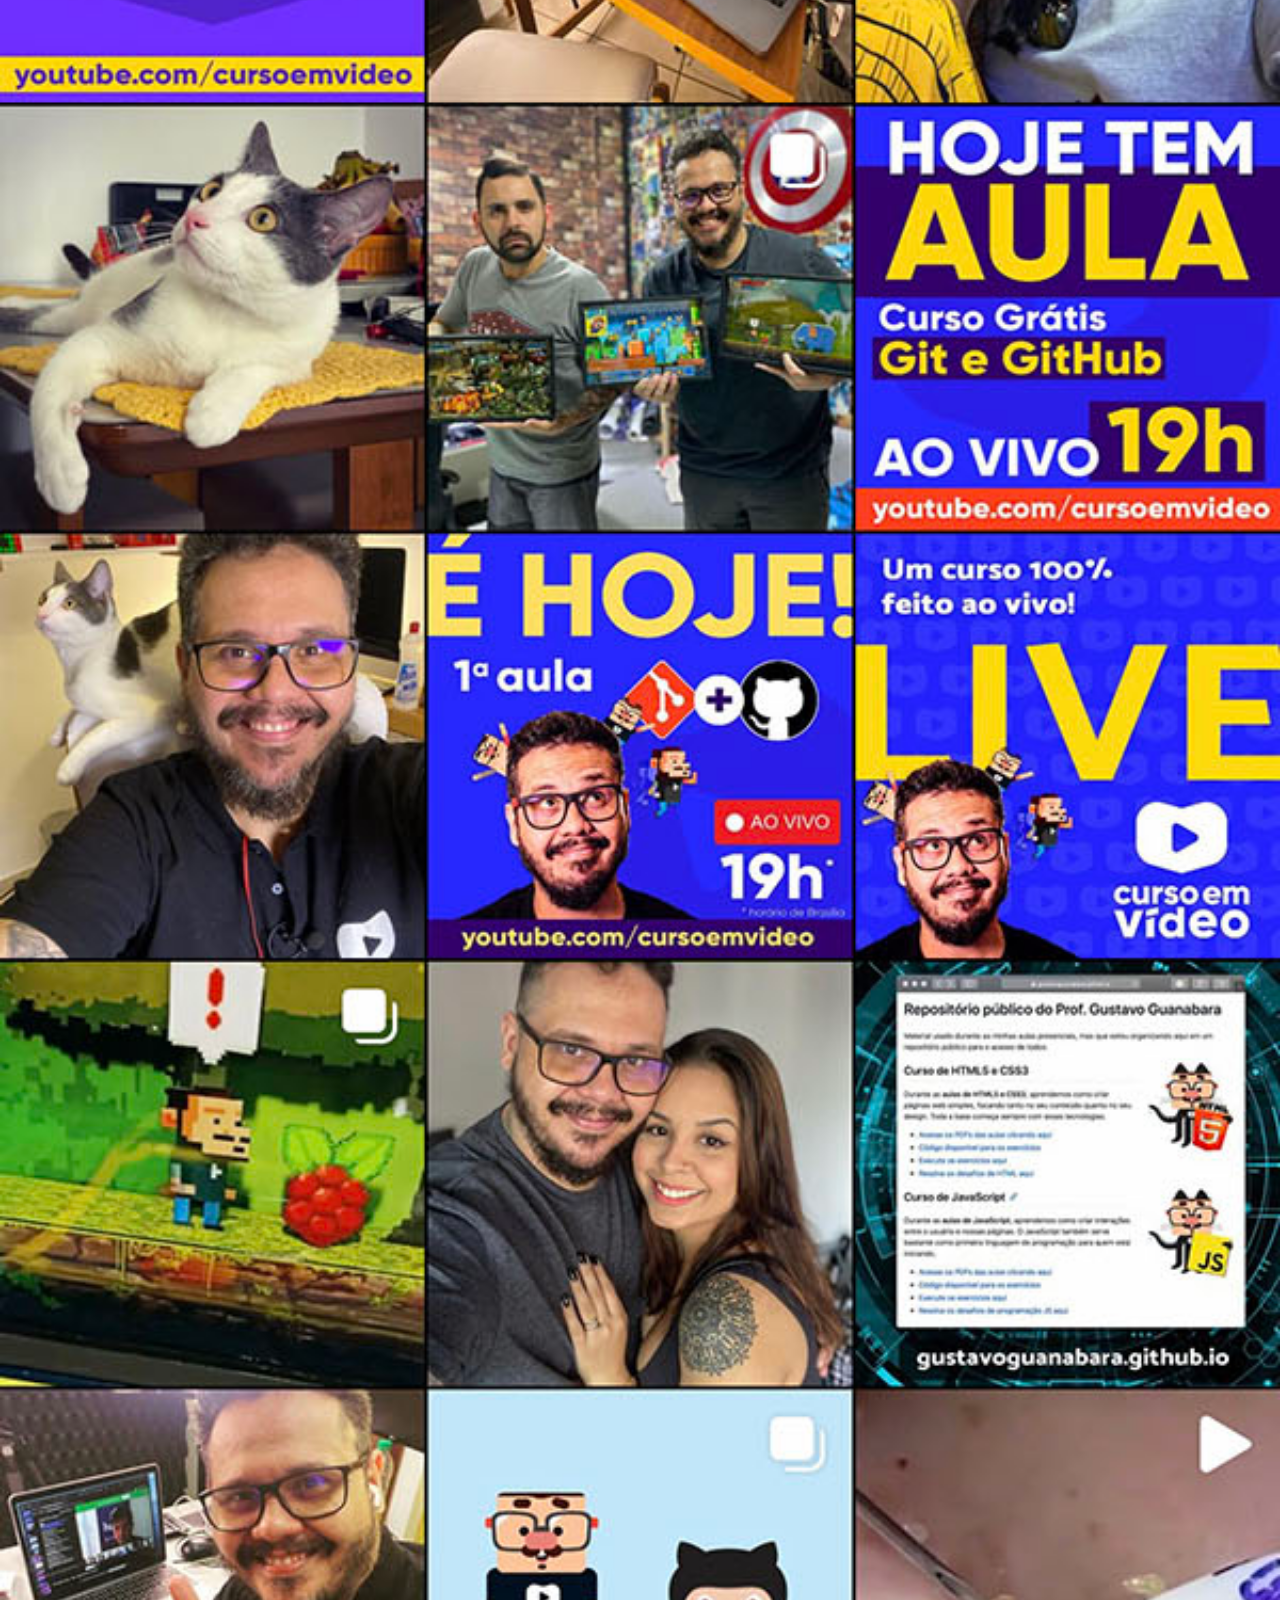
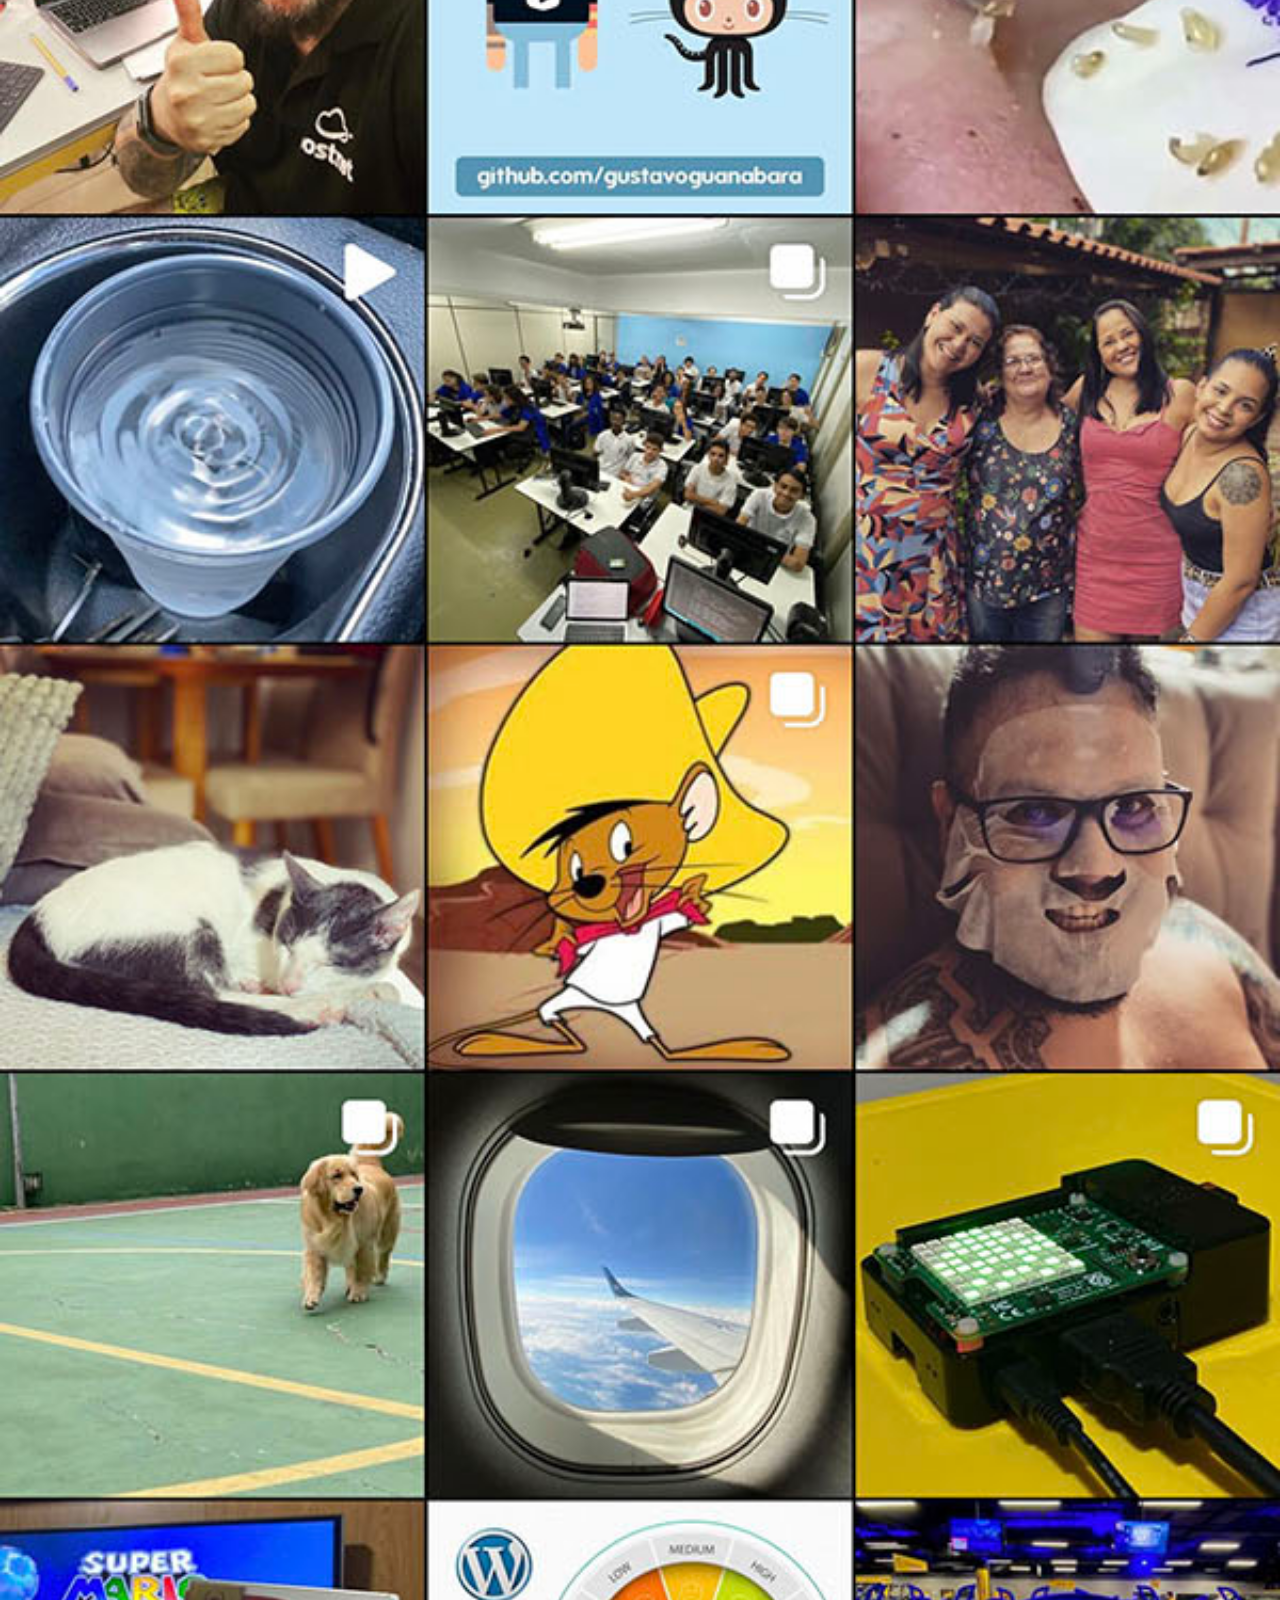
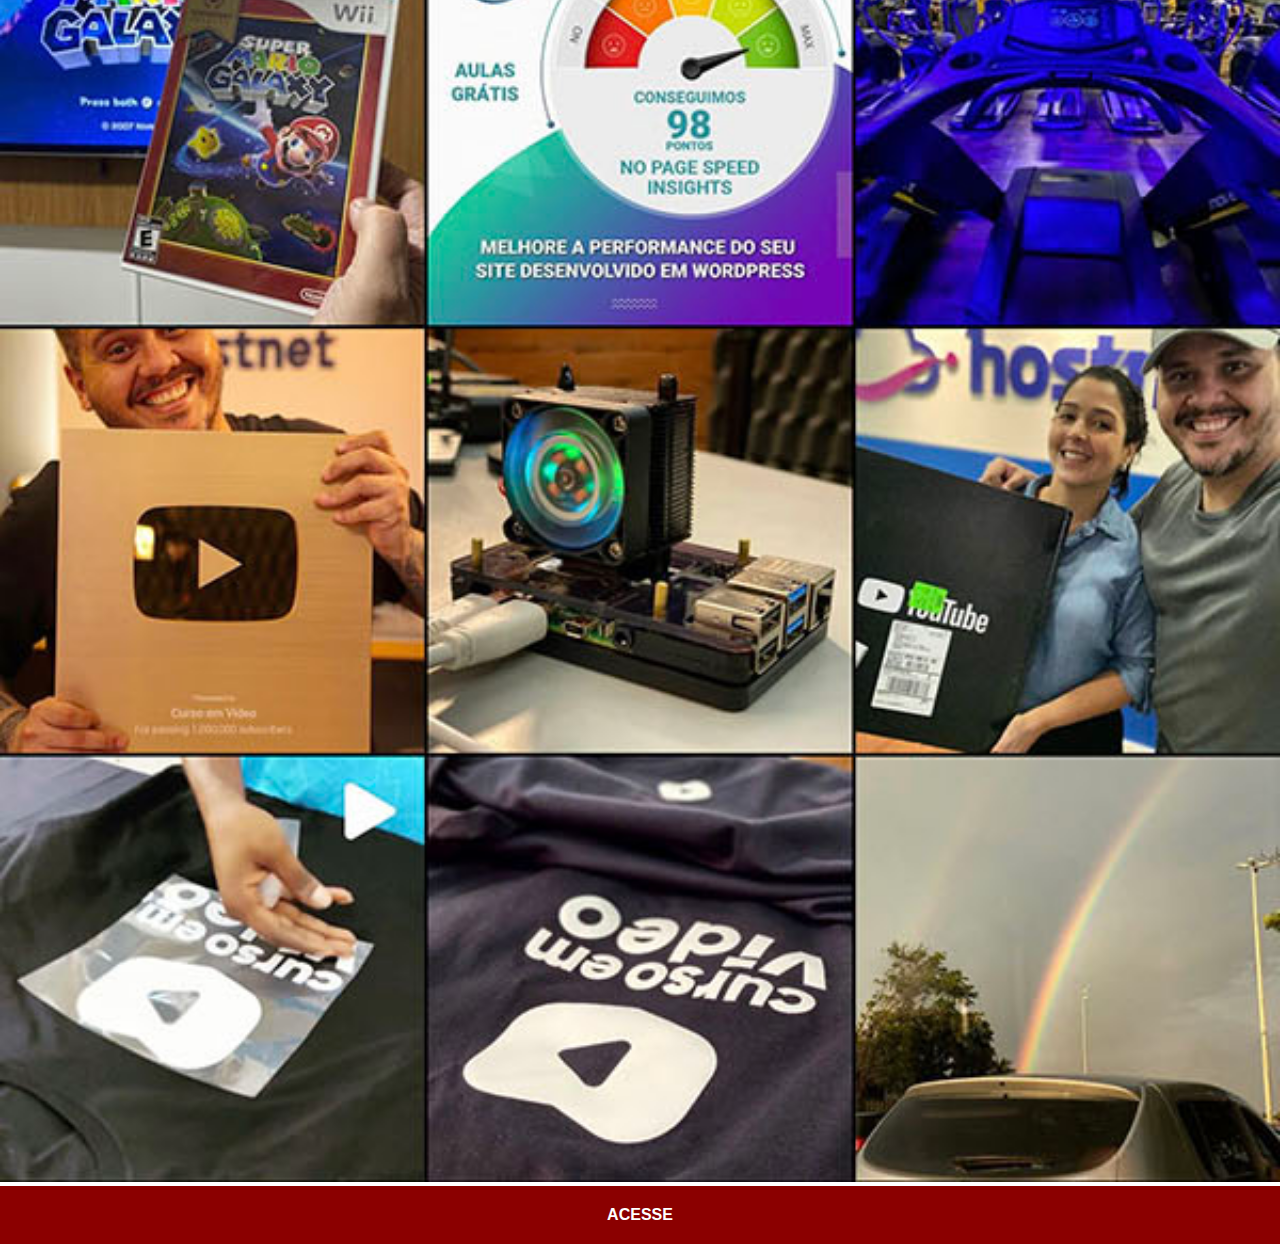
<file: instagram.html>
<!DOCTYPE html>
<html lang="pt-br">
<head>
    <meta charset="UTF-8">
    <meta http-equiv="X-UA-Compatible" content="IE=edge">
    <meta name="viewport" content="width=device-width, initial-scale=1.0">
    <title>Instagram</title>
    <link rel="stylesheet" href="estilos/social.css">
</head>
<body>
    <img src="imagens/tela-instagram.jpg" alt="tela Instagram">
    <a href="https://www.instagram.com/sergiodcdn/" target="_blank">ACESSE</a>
</body>
</html>
</file>
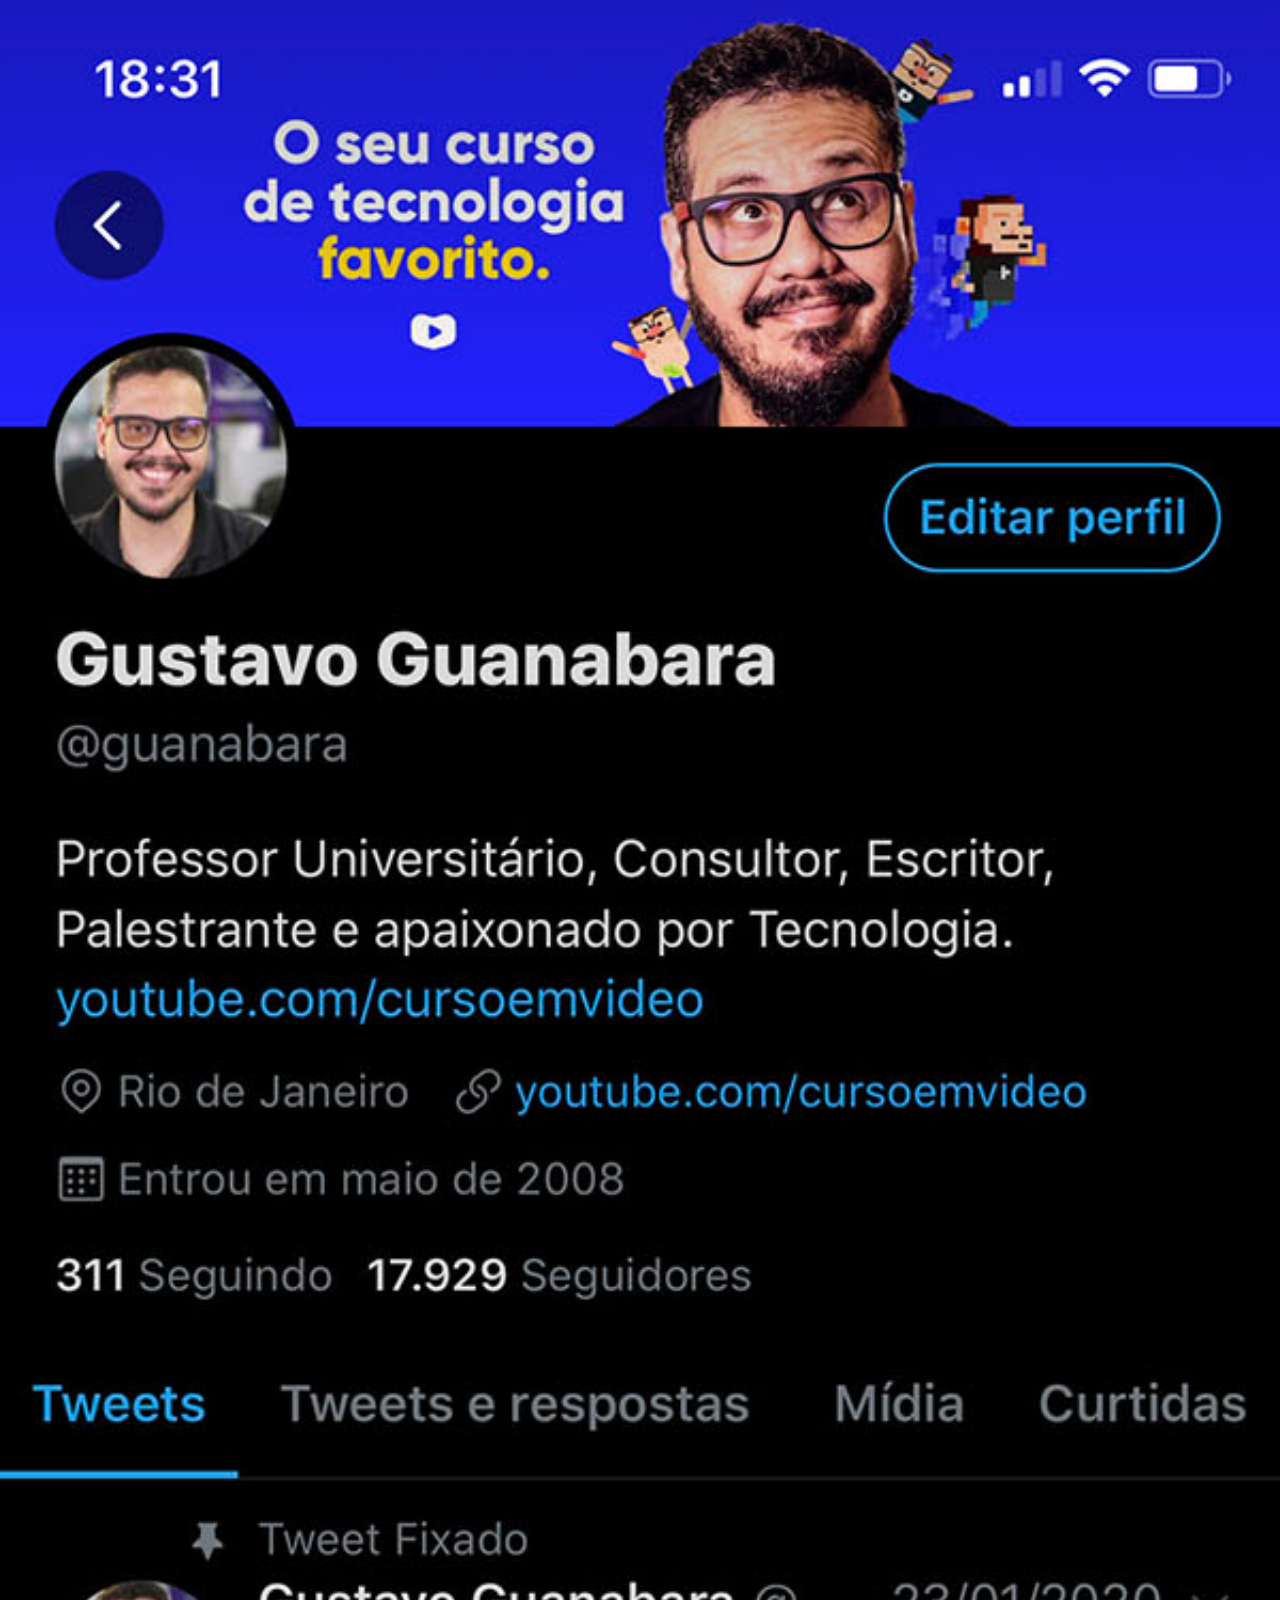
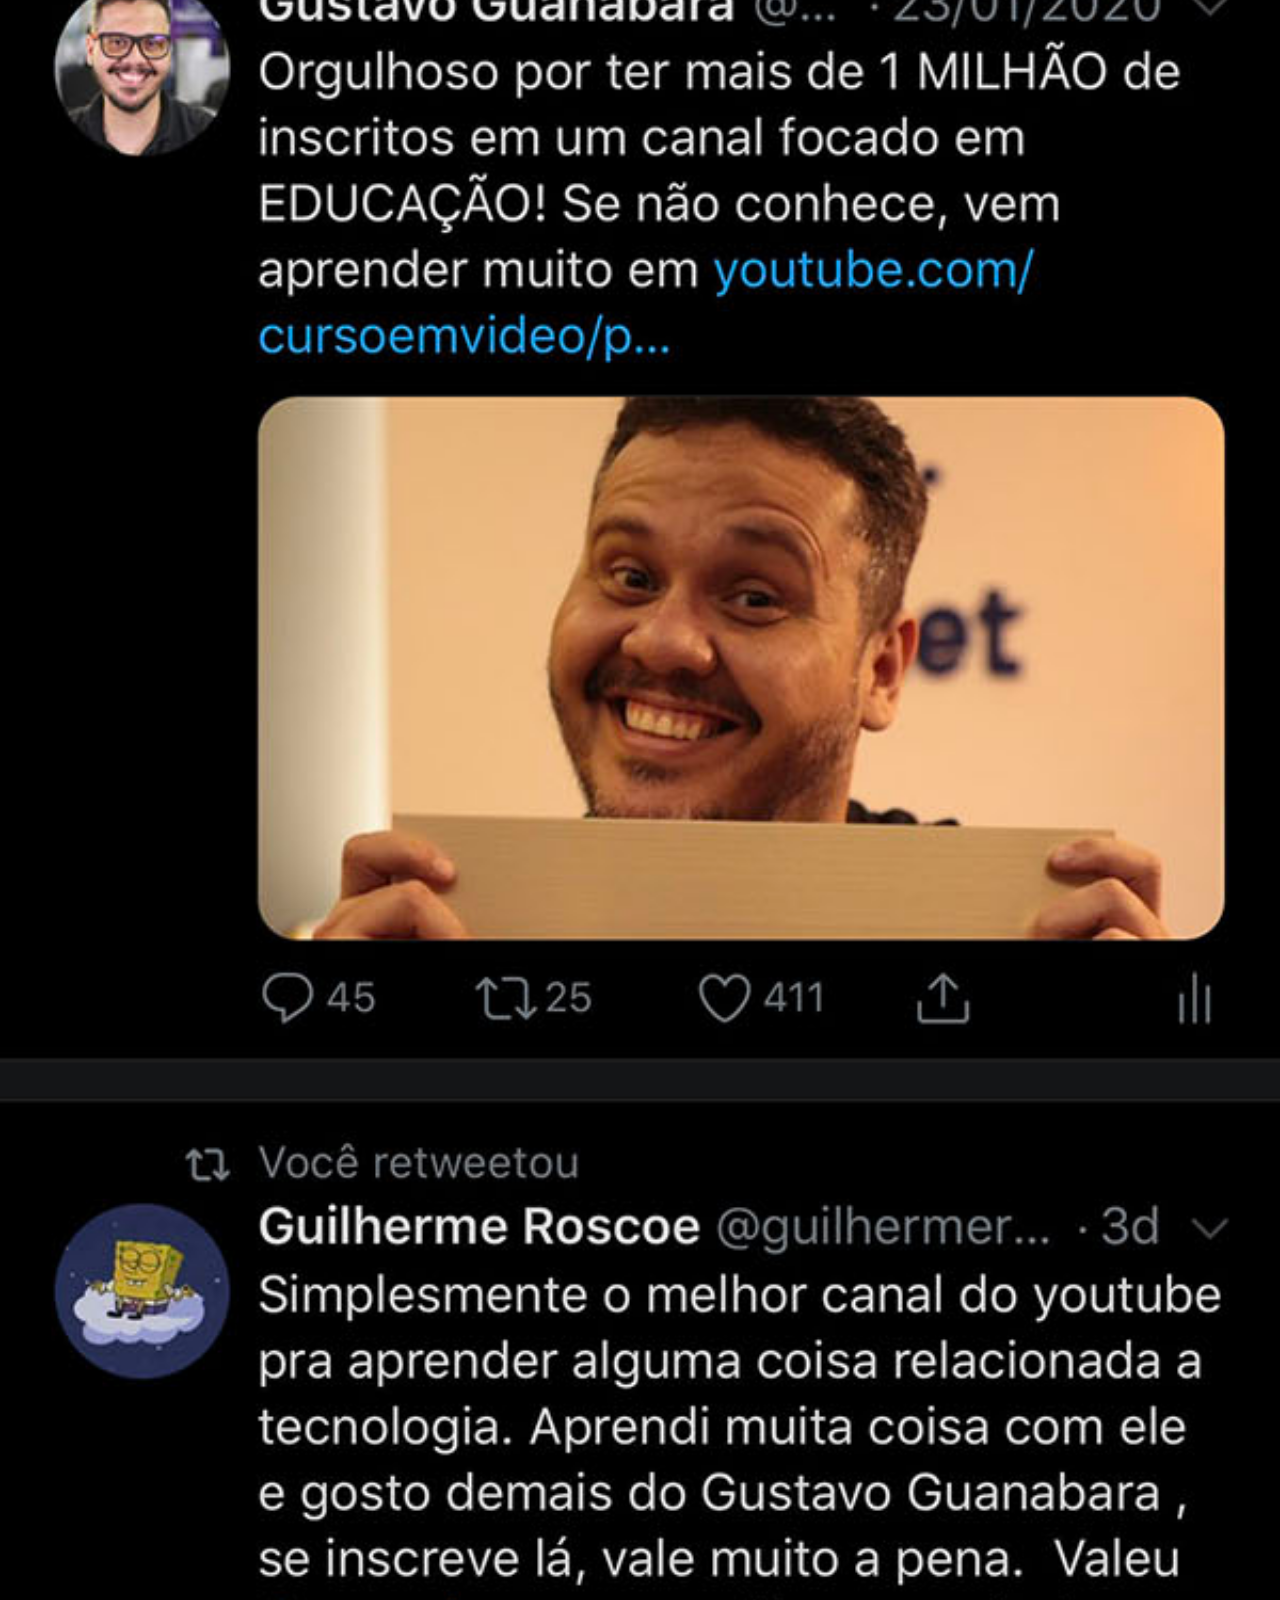
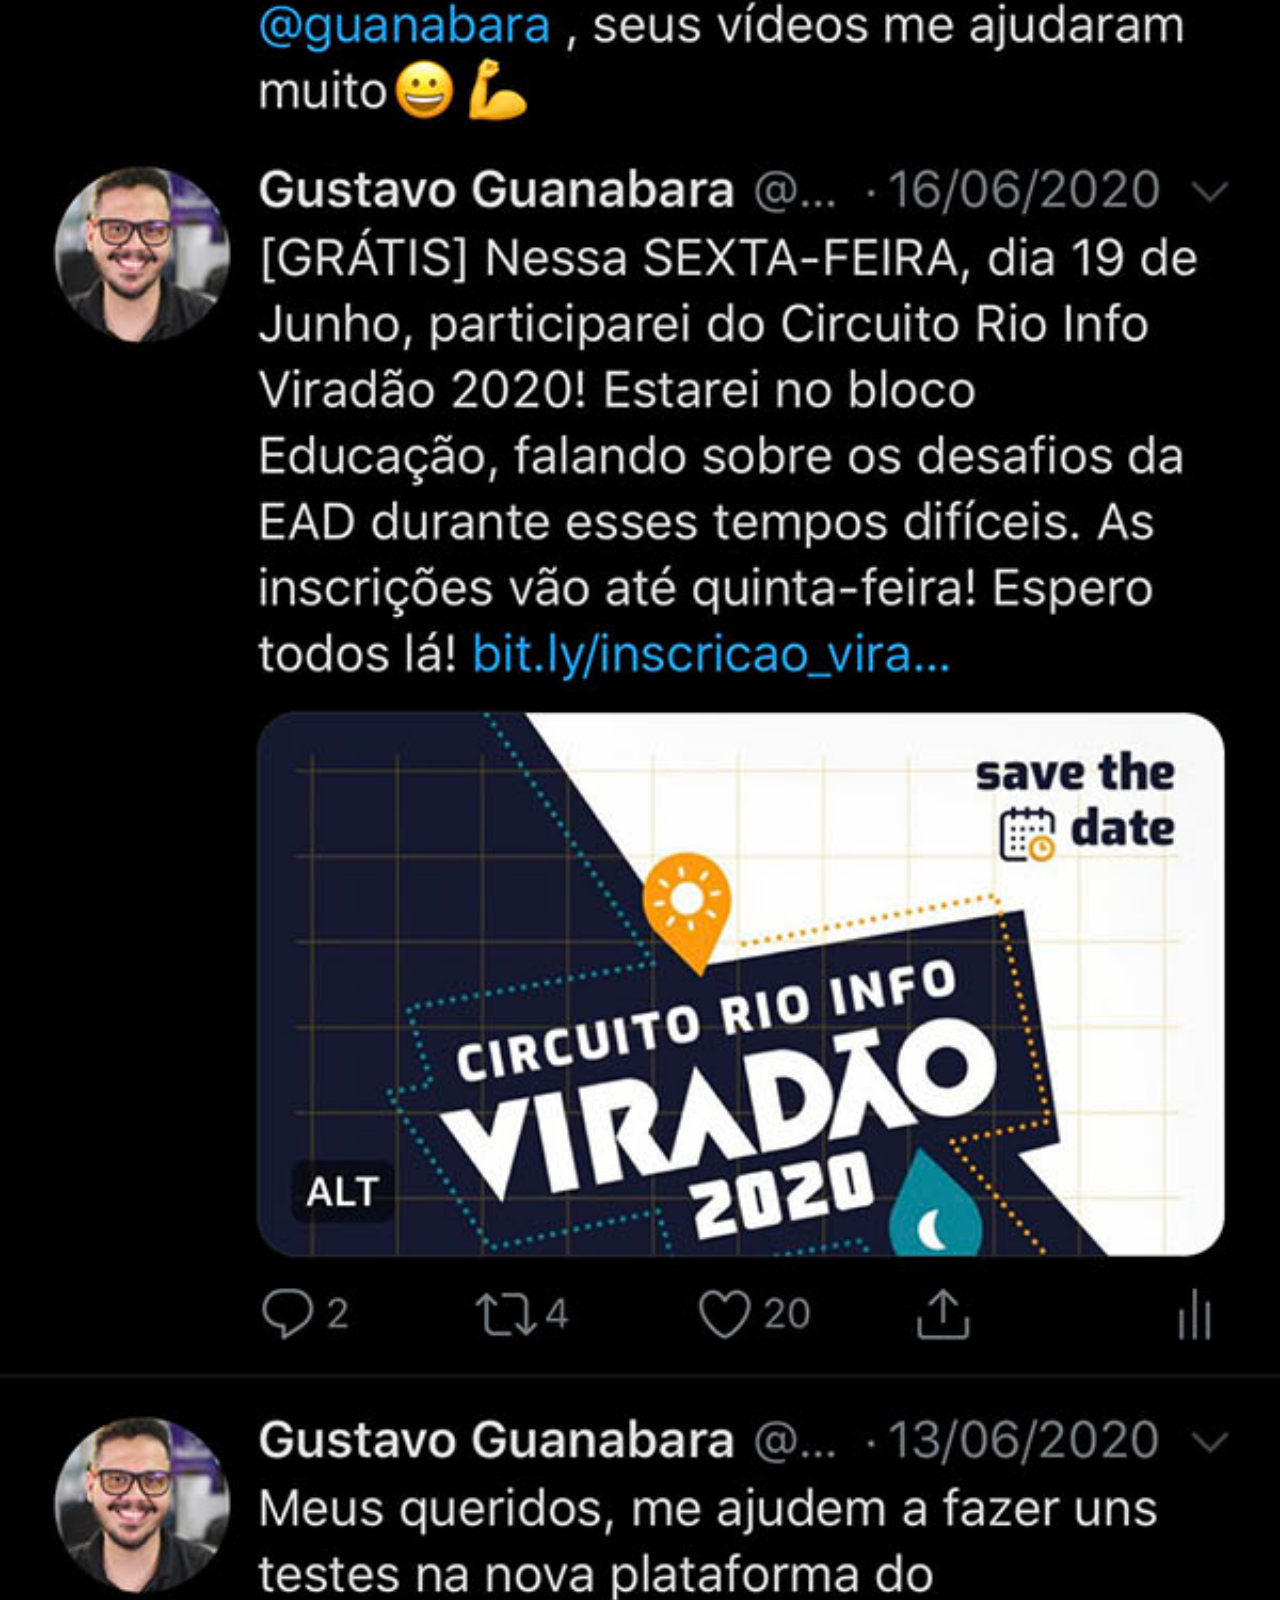
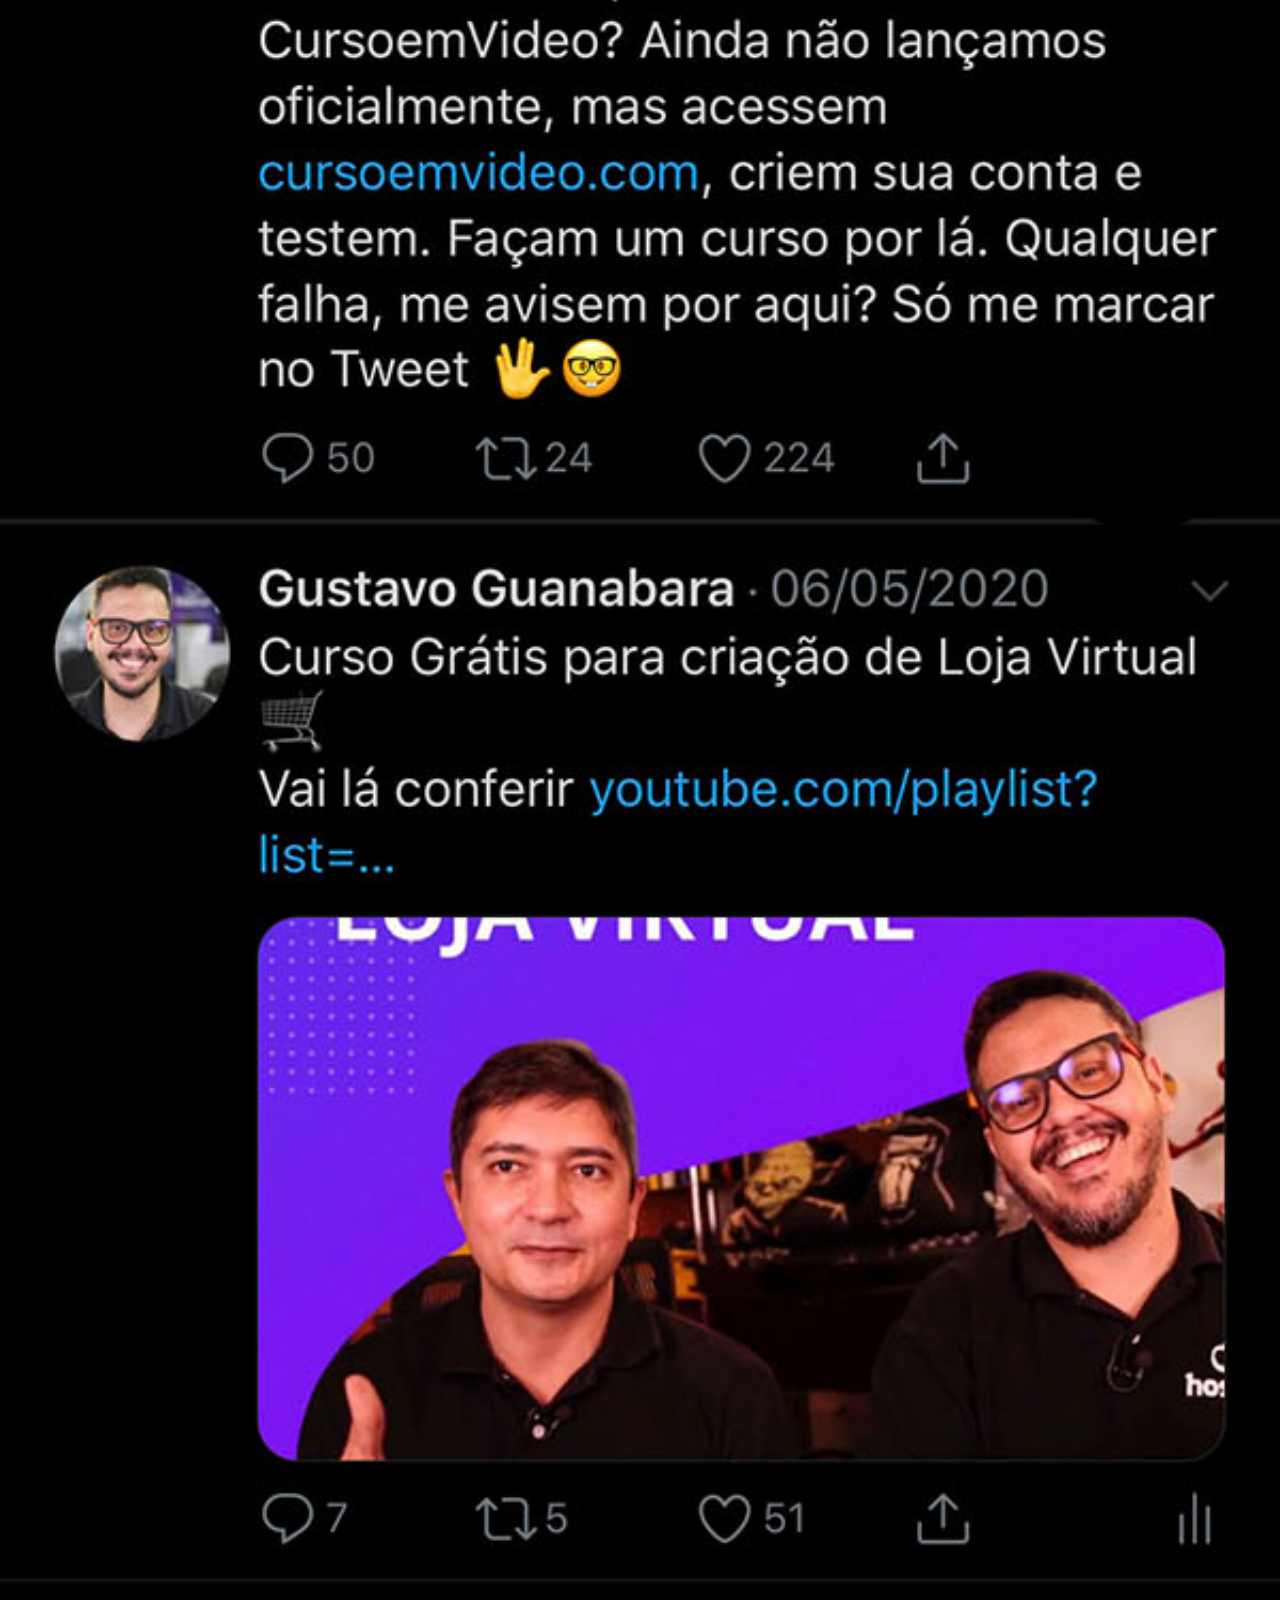
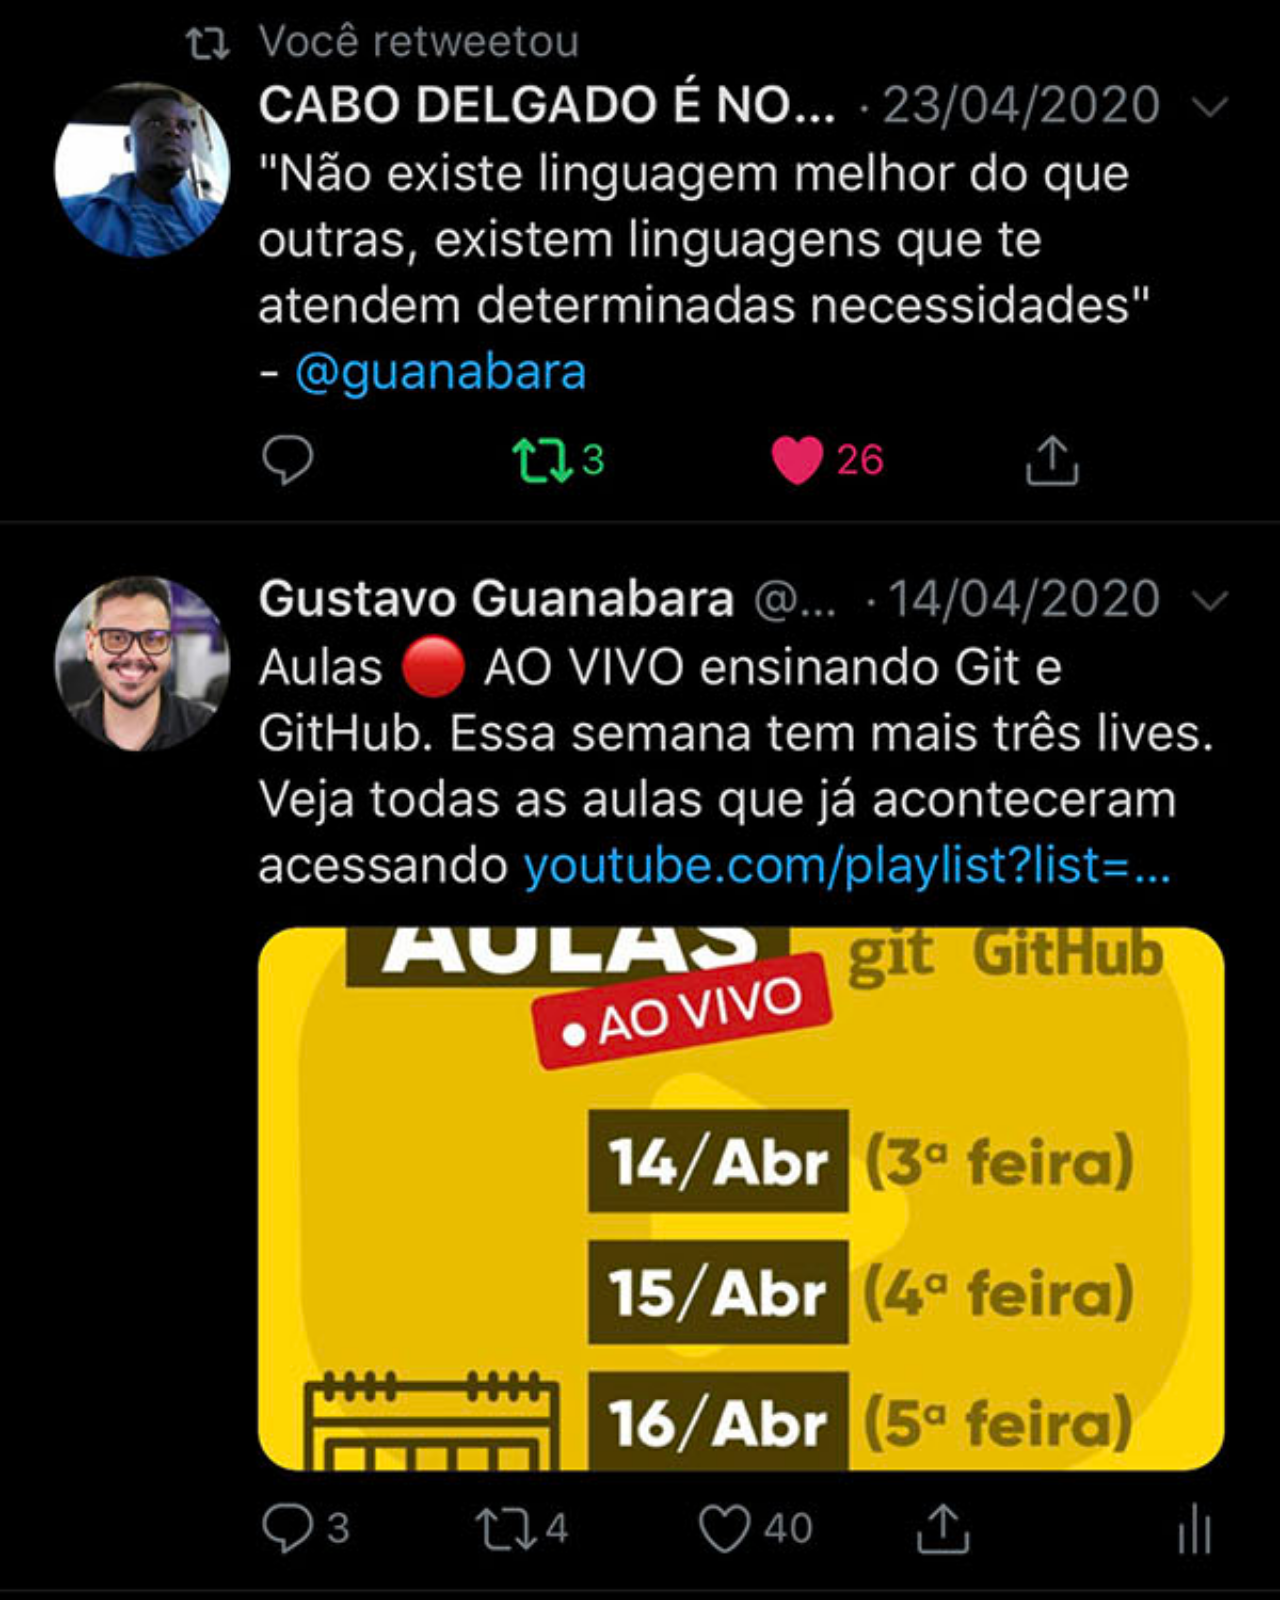
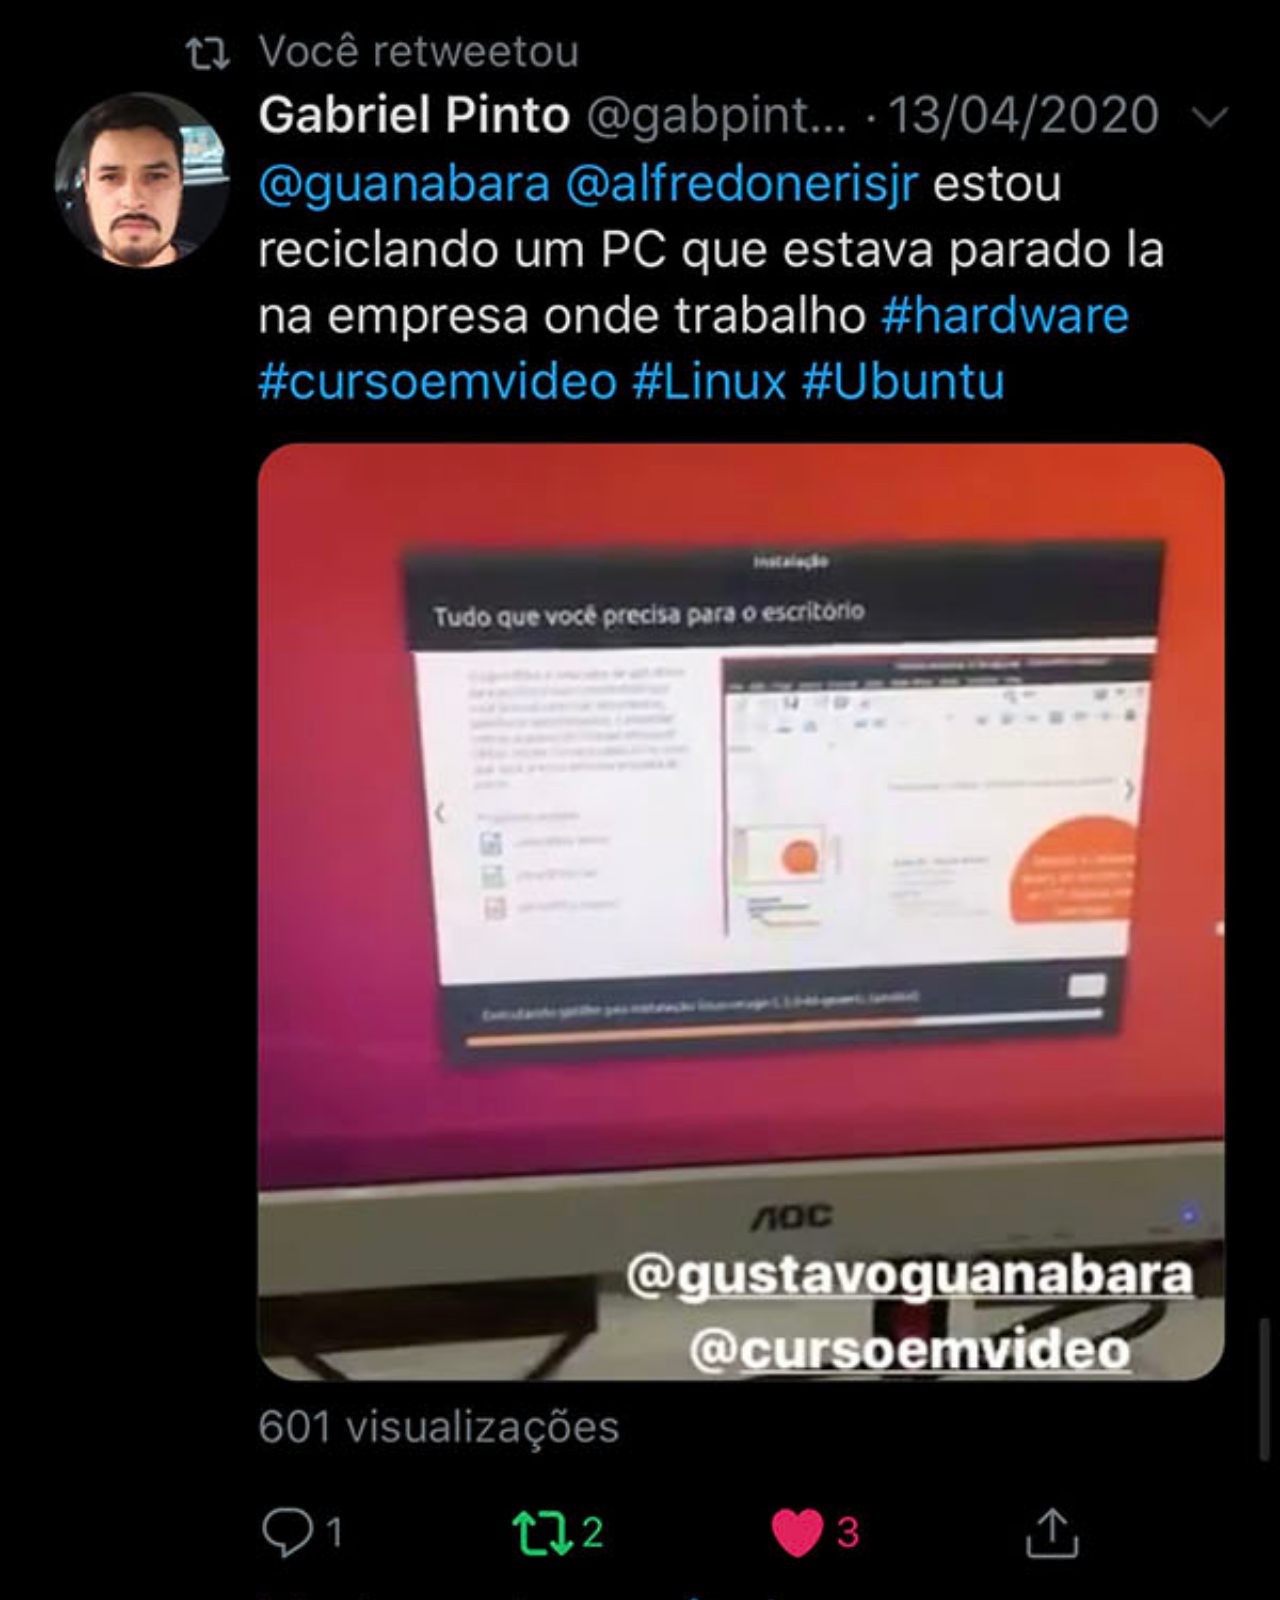
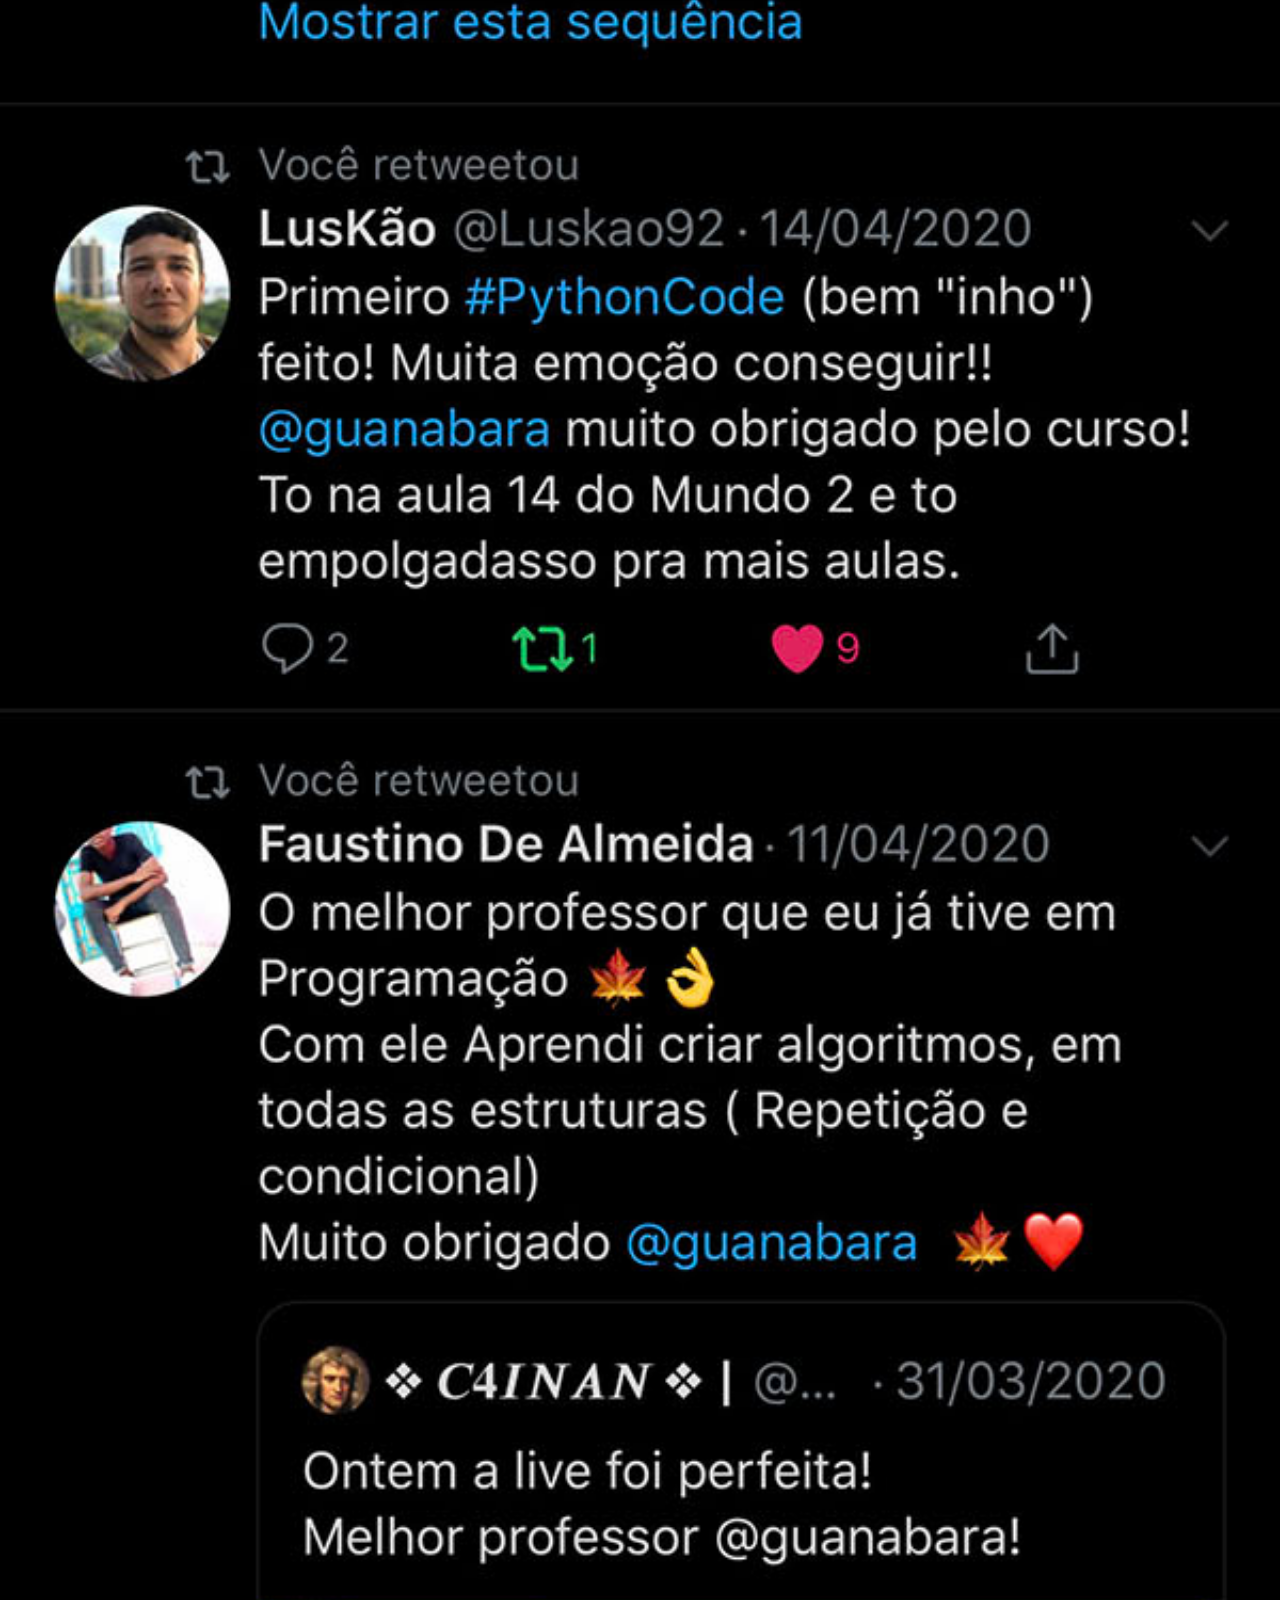
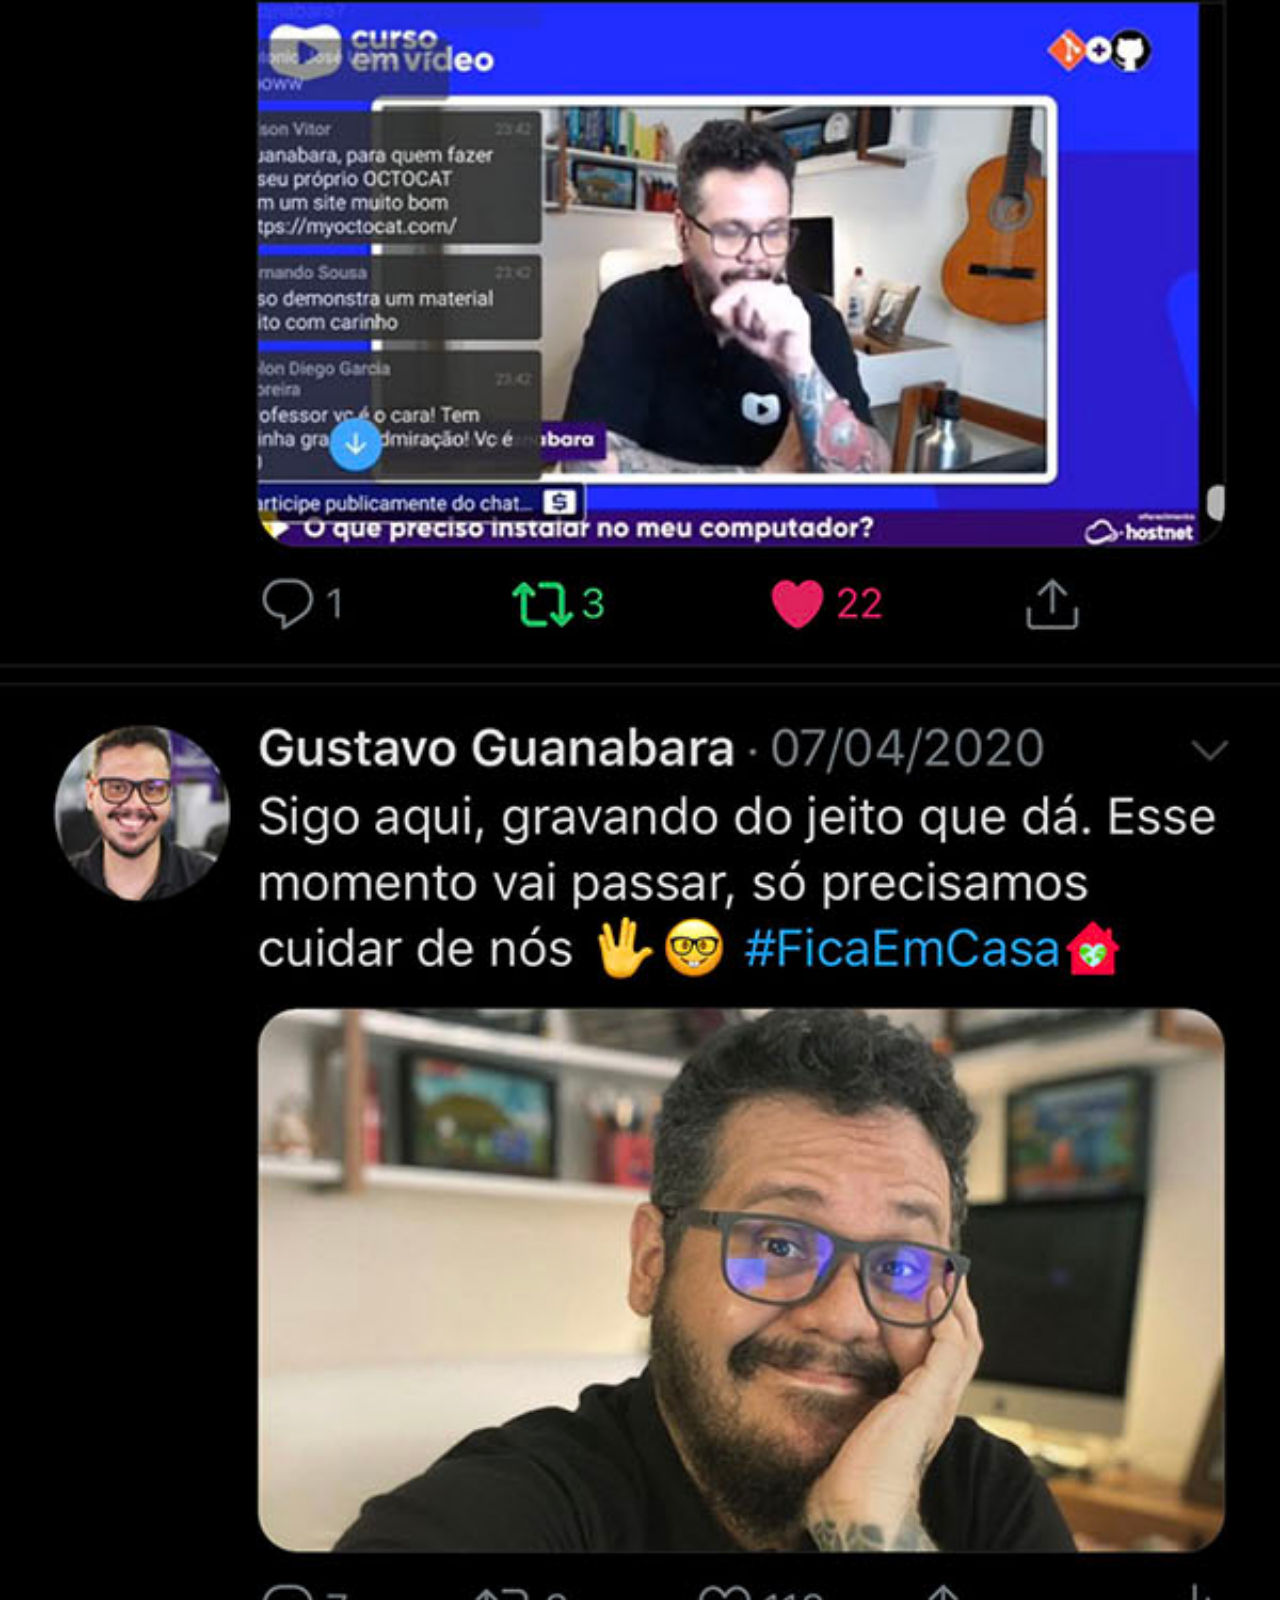
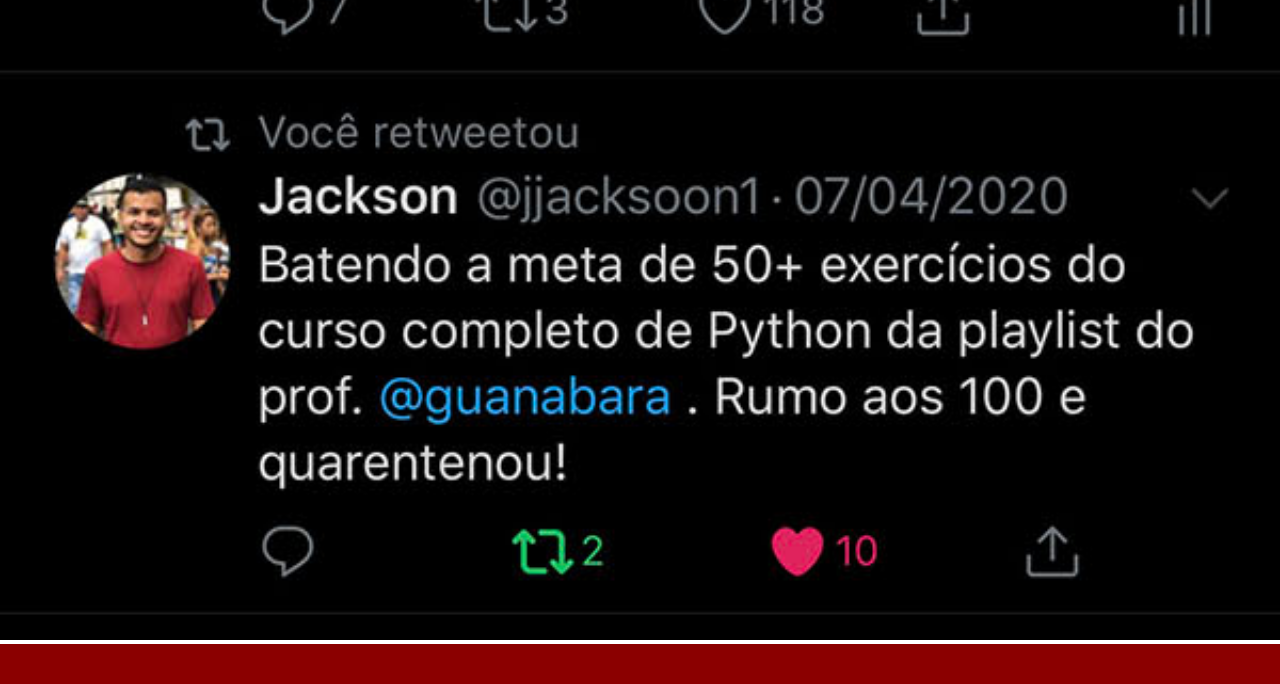
<file: twitter.html>
<!DOCTYPE html>
<html lang="pt-br">
<head>
    <meta charset="UTF-8">
    <meta http-equiv="X-UA-Compatible" content="IE=edge">
    <meta name="viewport" content="width=device-width, initial-scale=1.0">
    <title>Document</title>
    <link rel="stylesheet" href="estilos/social.css">
</head>
<body>
    <img src="imagens/tela-twitter.jpg" alt="tela twitter">
    <a href="https://twitter.com/" target="_blank"></a>
</body>
</html>
</file>
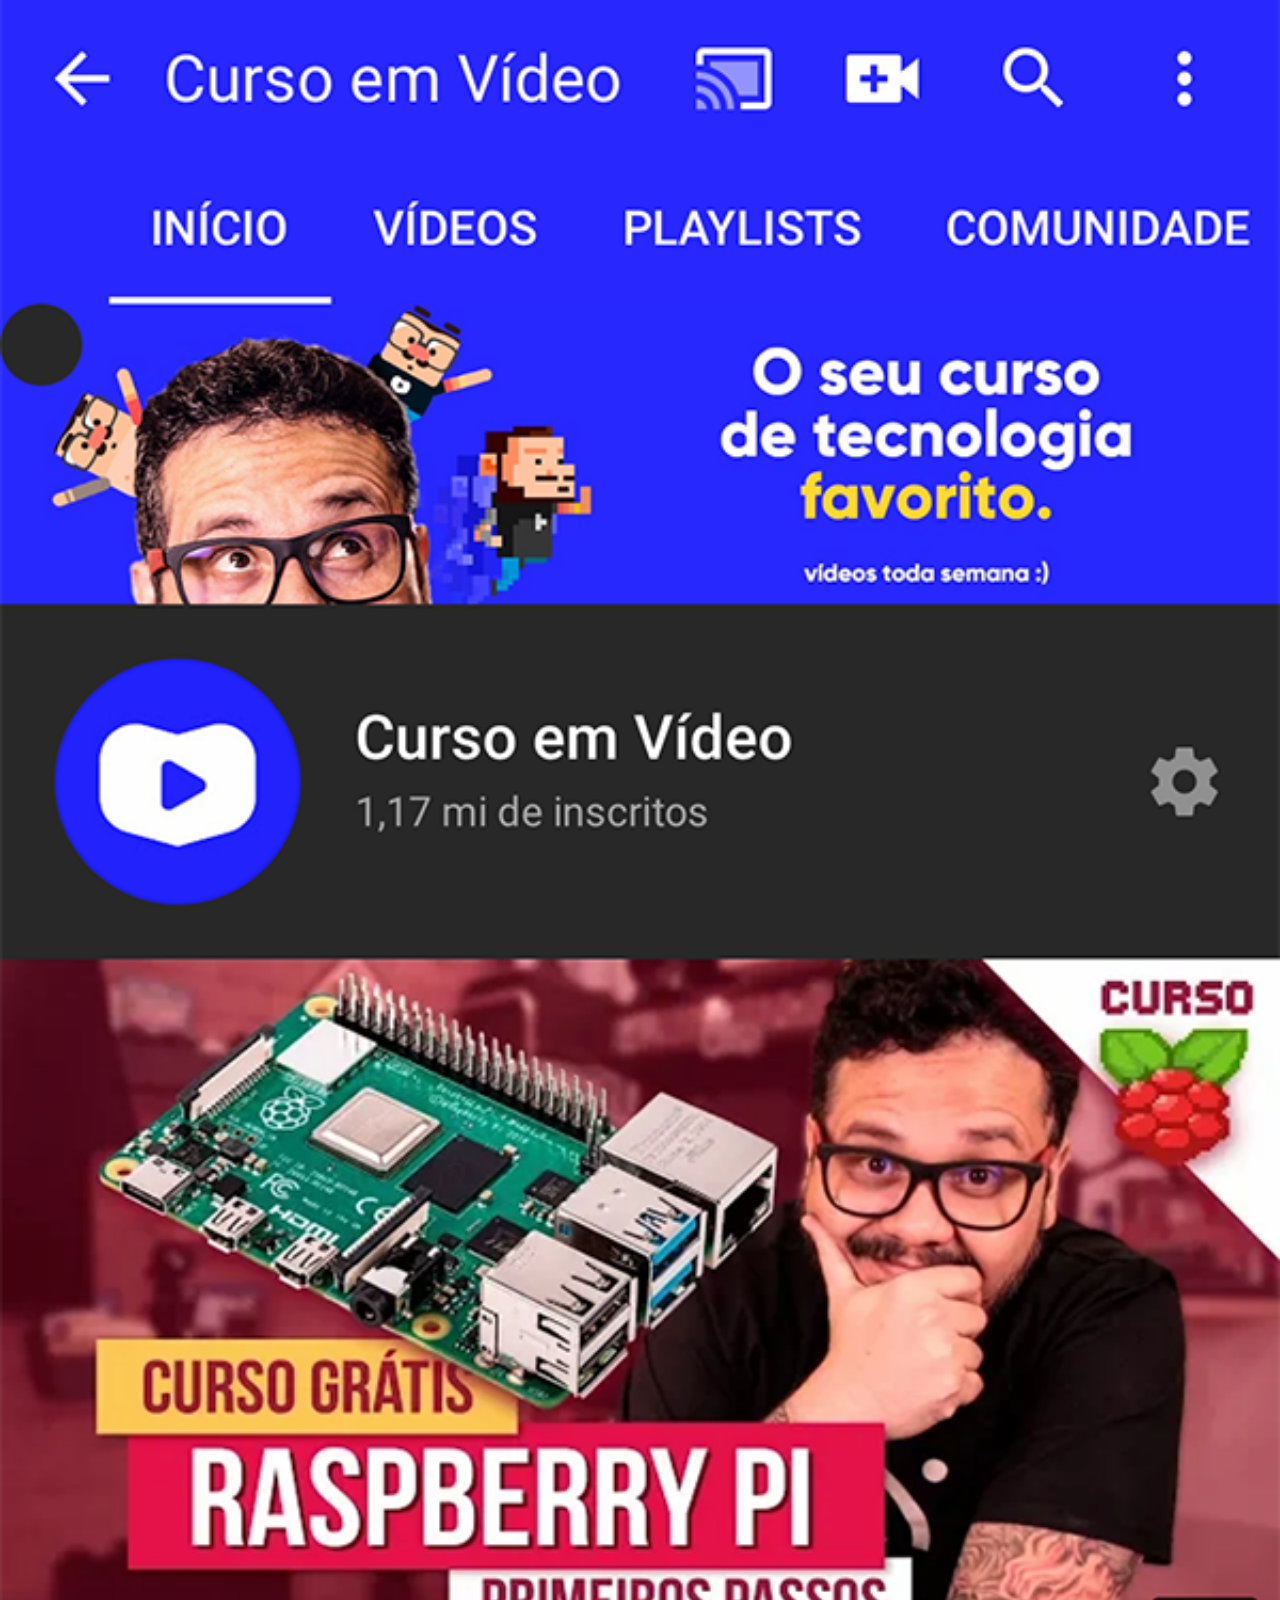
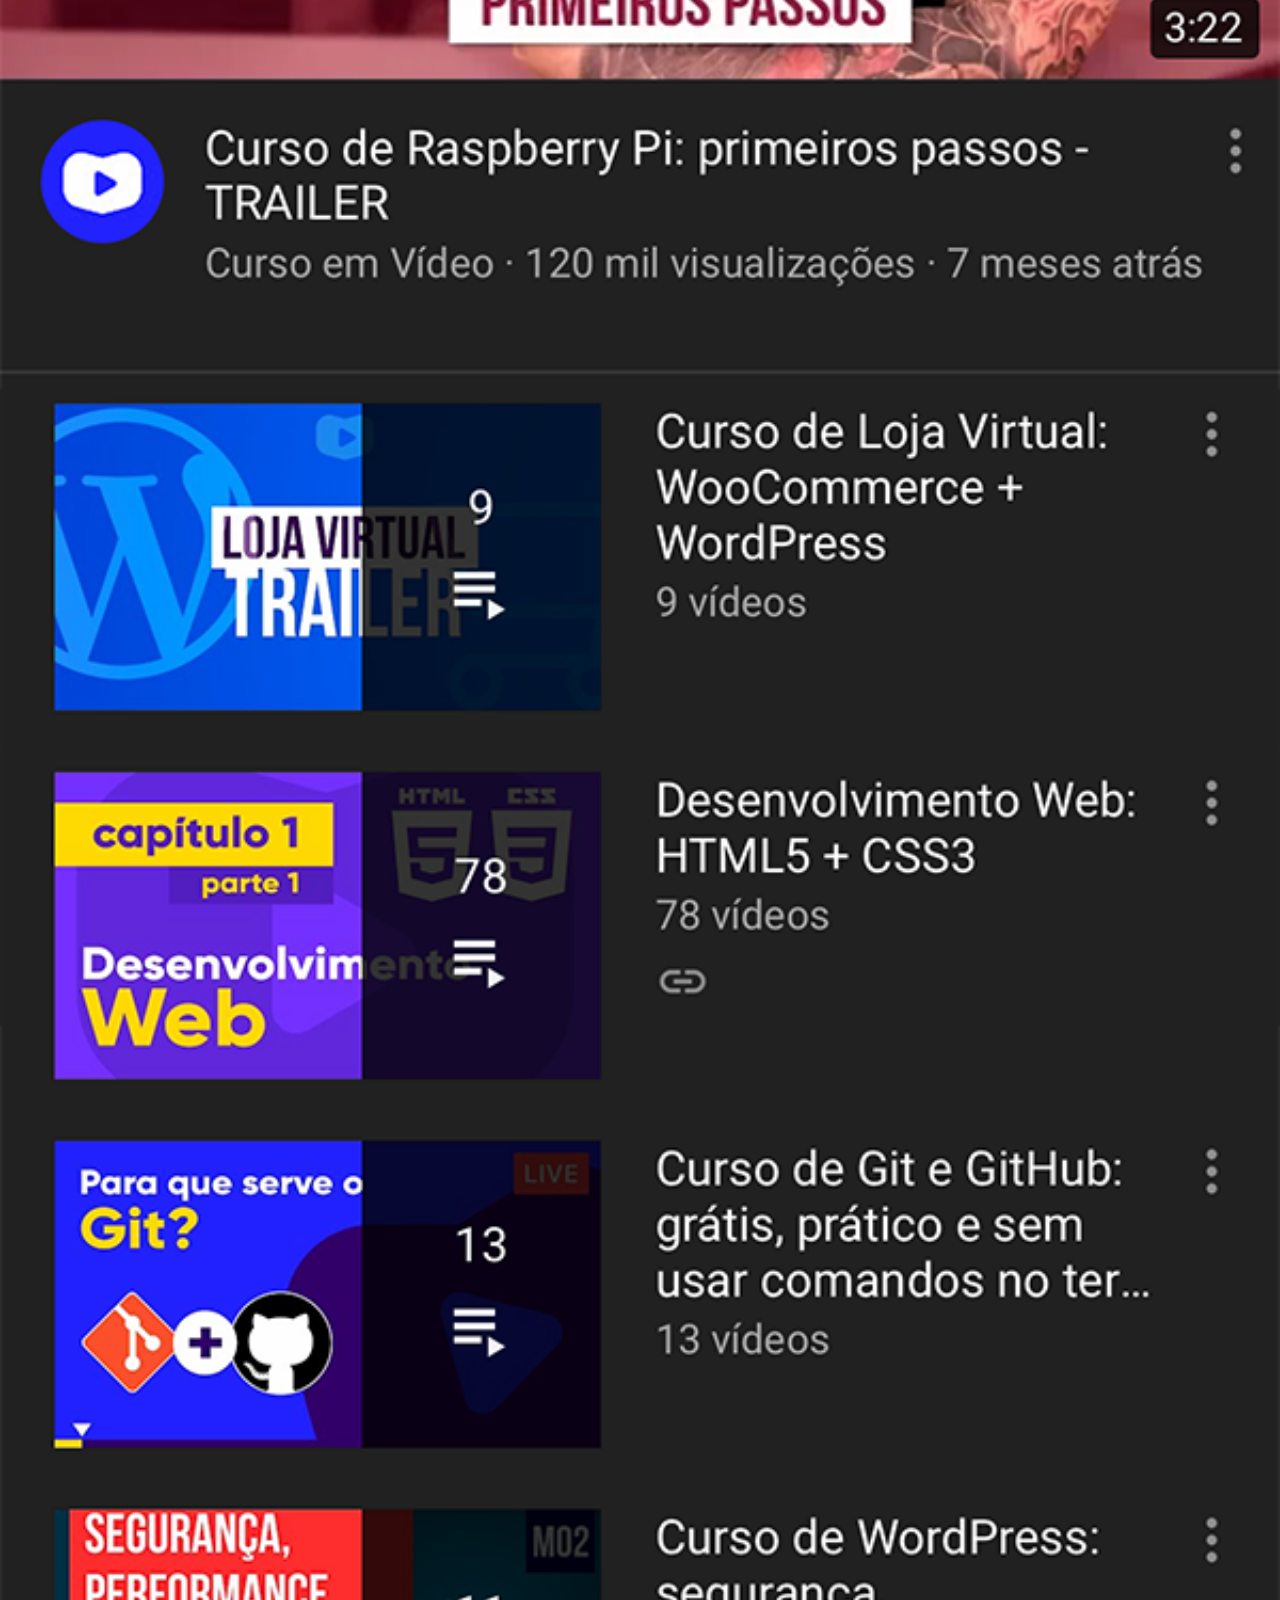
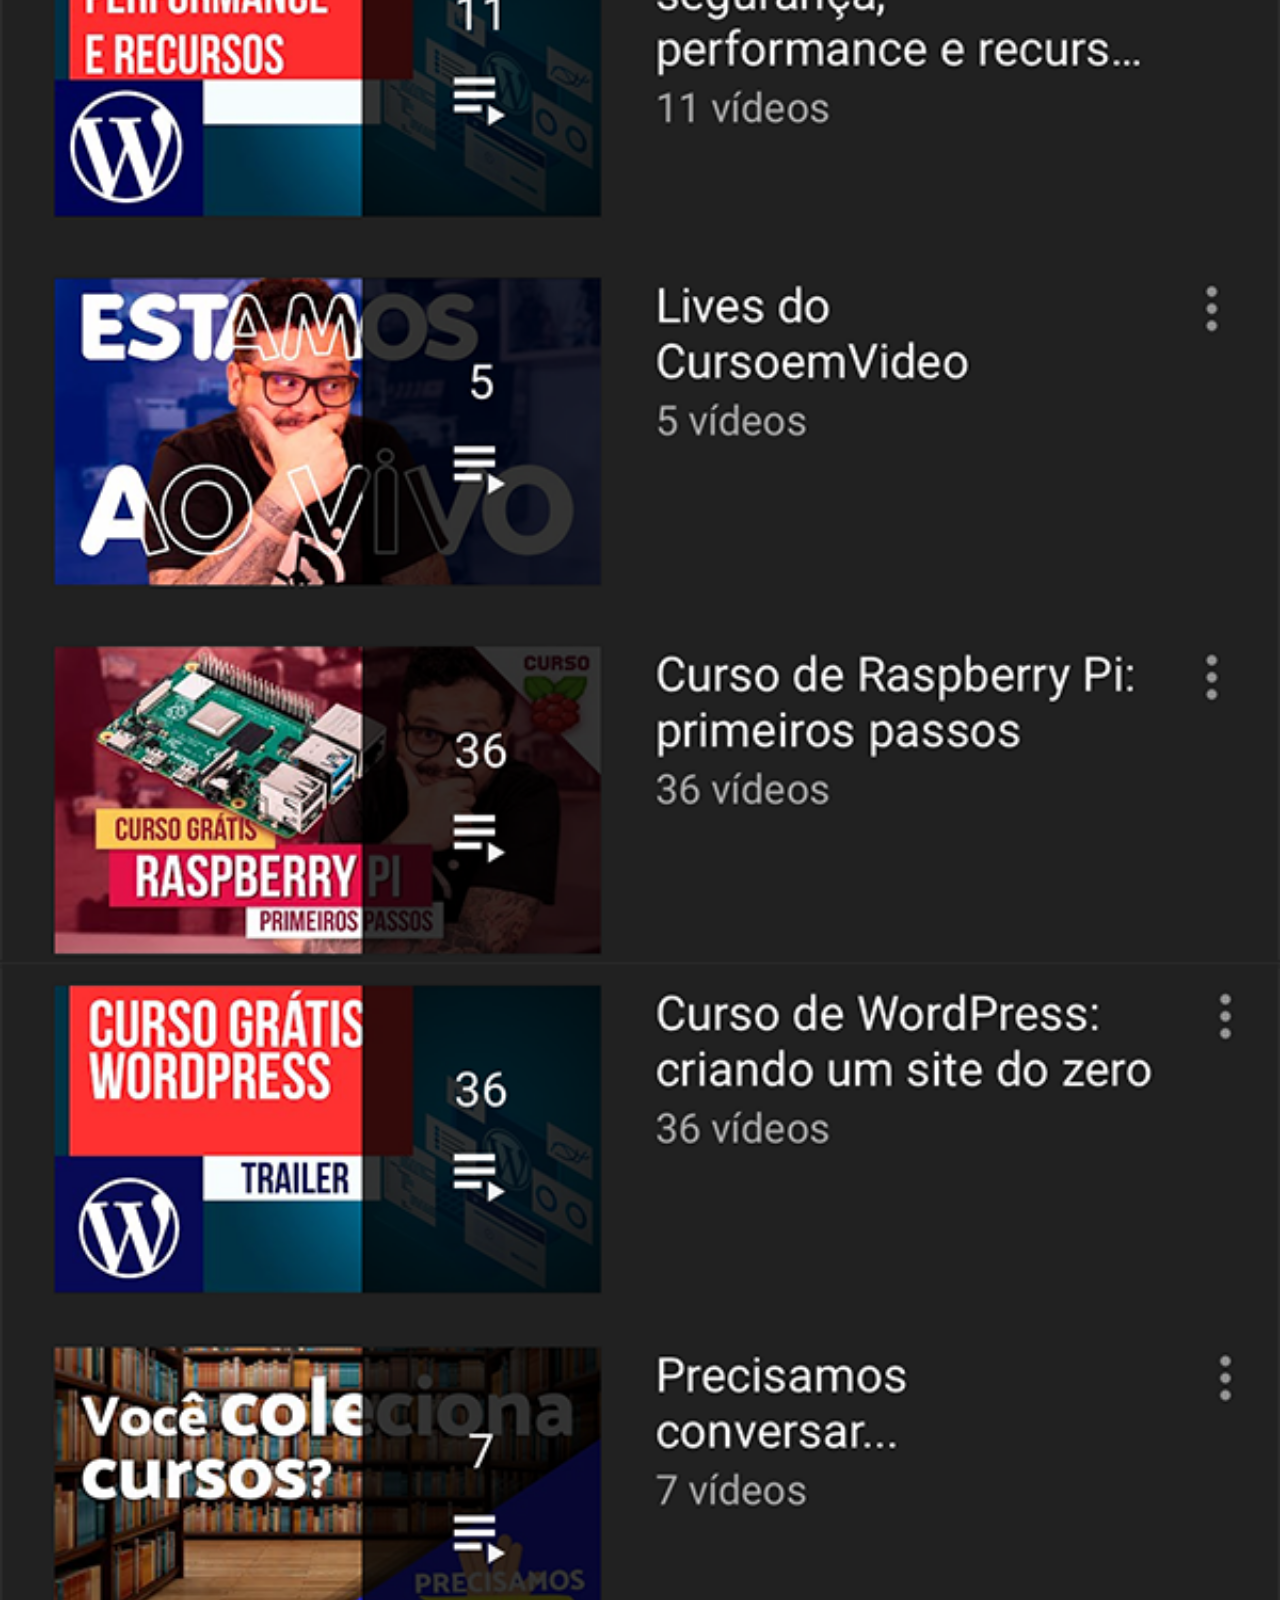
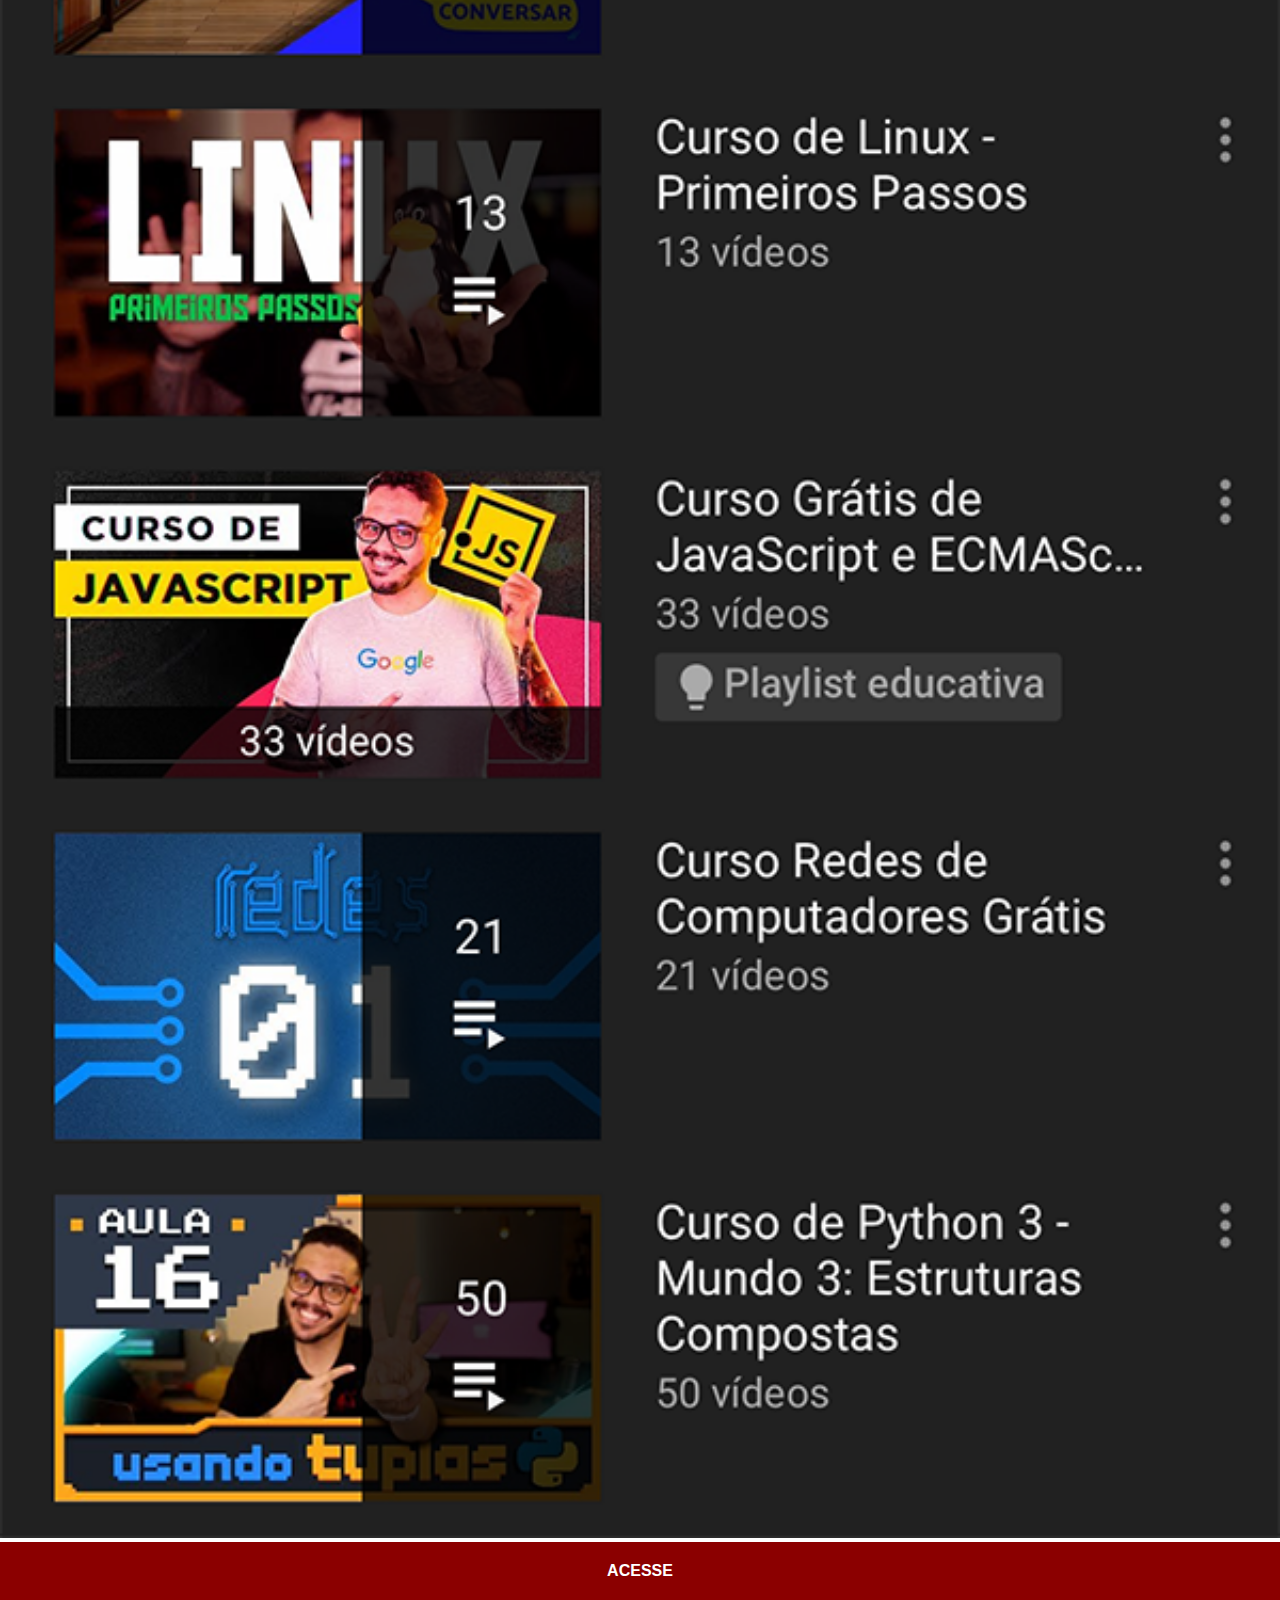
<file: youtube.html>
<!DOCTYPE html>
<html lang="pt-br">
<head>
    <meta charset="UTF-8">
    <meta http-equiv="X-UA-Compatible" content="IE=edge">
    <meta name="viewport" content="width=device-width, initial-scale=1.0">
    <title>YouTube</title>
    <link rel="stylesheet" href="estilos/social.css">
</head>
<body>
    <img src="imagens/tela-youtube.png" alt="YouTube">
    <a href="https://www.youtube.com/@CursoemVideo/playlists" target="_blank">ACESSE</a>
</body>
</html>
</file>
<file: estilos/style.css>
@charset "UTF-8";

/* margin e padding zerados deixa o bg do main cobrir todo html e body */

* {
    margin: 0px;
    padding: 0px;
    font-family: Arial, Helvetica, sans-serif;
}

html, body {
    height: 100vh;
    width: 100vw;
    background-color: black;
}

/* tais config abaixo deixam a imagem unica, top center, sem repetir e sem fugir */

body {
    background: url('../imagens/fundo-madeira.jpg') no-repeat top center;
    background-size: cover;
    background-attachment: fixed;
}

main {
    position: relative;
    height: 100vh;    
    
}

/* main {position: relative;}
            +
    section#telefone {       
    position: absolute;
    top: 50%;
    left: 50%;
    transform: translate(-50%, -50%);
    }
            =
    telinha centralizada
    */

section#telefone {
    position: absolute;
    top: 50%;
    left: 50%;
    transform: translate(-50%, -50%);

    height: 627px;
    width: 311px;
    
    background: url('../imagens/frame-iphone.png') no-repeat;
}

iframe#tela {
    position: relative;
    top: 80px;
    left: 22px;
    width: 266px;
    height: 471px;
}

section#redes-sociais {
    text-align: right;
}

section#redes-sociais img {
    width: 50px;
    margin: 10px;
    border-radius: 50%;
    box-shadow: 2px 2px 5px rgba(0, 0, 0, 0.400);
    box-sizing: border-box;
}

section#redes-sociais img:hover {
    border: 2px solid rgba(255, 255, 255, 0.623);
    transform: translate(-3px, -3px);
    box-shadow: 5px 5px 10px rgba(0, 0, 0, 0.63);
    transition: transform .5s, border 1s;
}
</file>
<file: estilos/social.css>
@charset "UTF-8";

* {
    margin: 0;
    padding: 0px;
    font-family: Arial, Helvetica, sans-serif;
}

::-webkit-scrollbar {
    width: 0px;
    height: 0px;
}

img {
    width: 100vw;
}

a {
    display: block;
    background-color: darkred;
    color: white;
    padding: 20px;
    text-align: center;
    font-weight: bolder;
    text-decoration: none;
}

a:hover {
    background-color: red;
}
</file>
